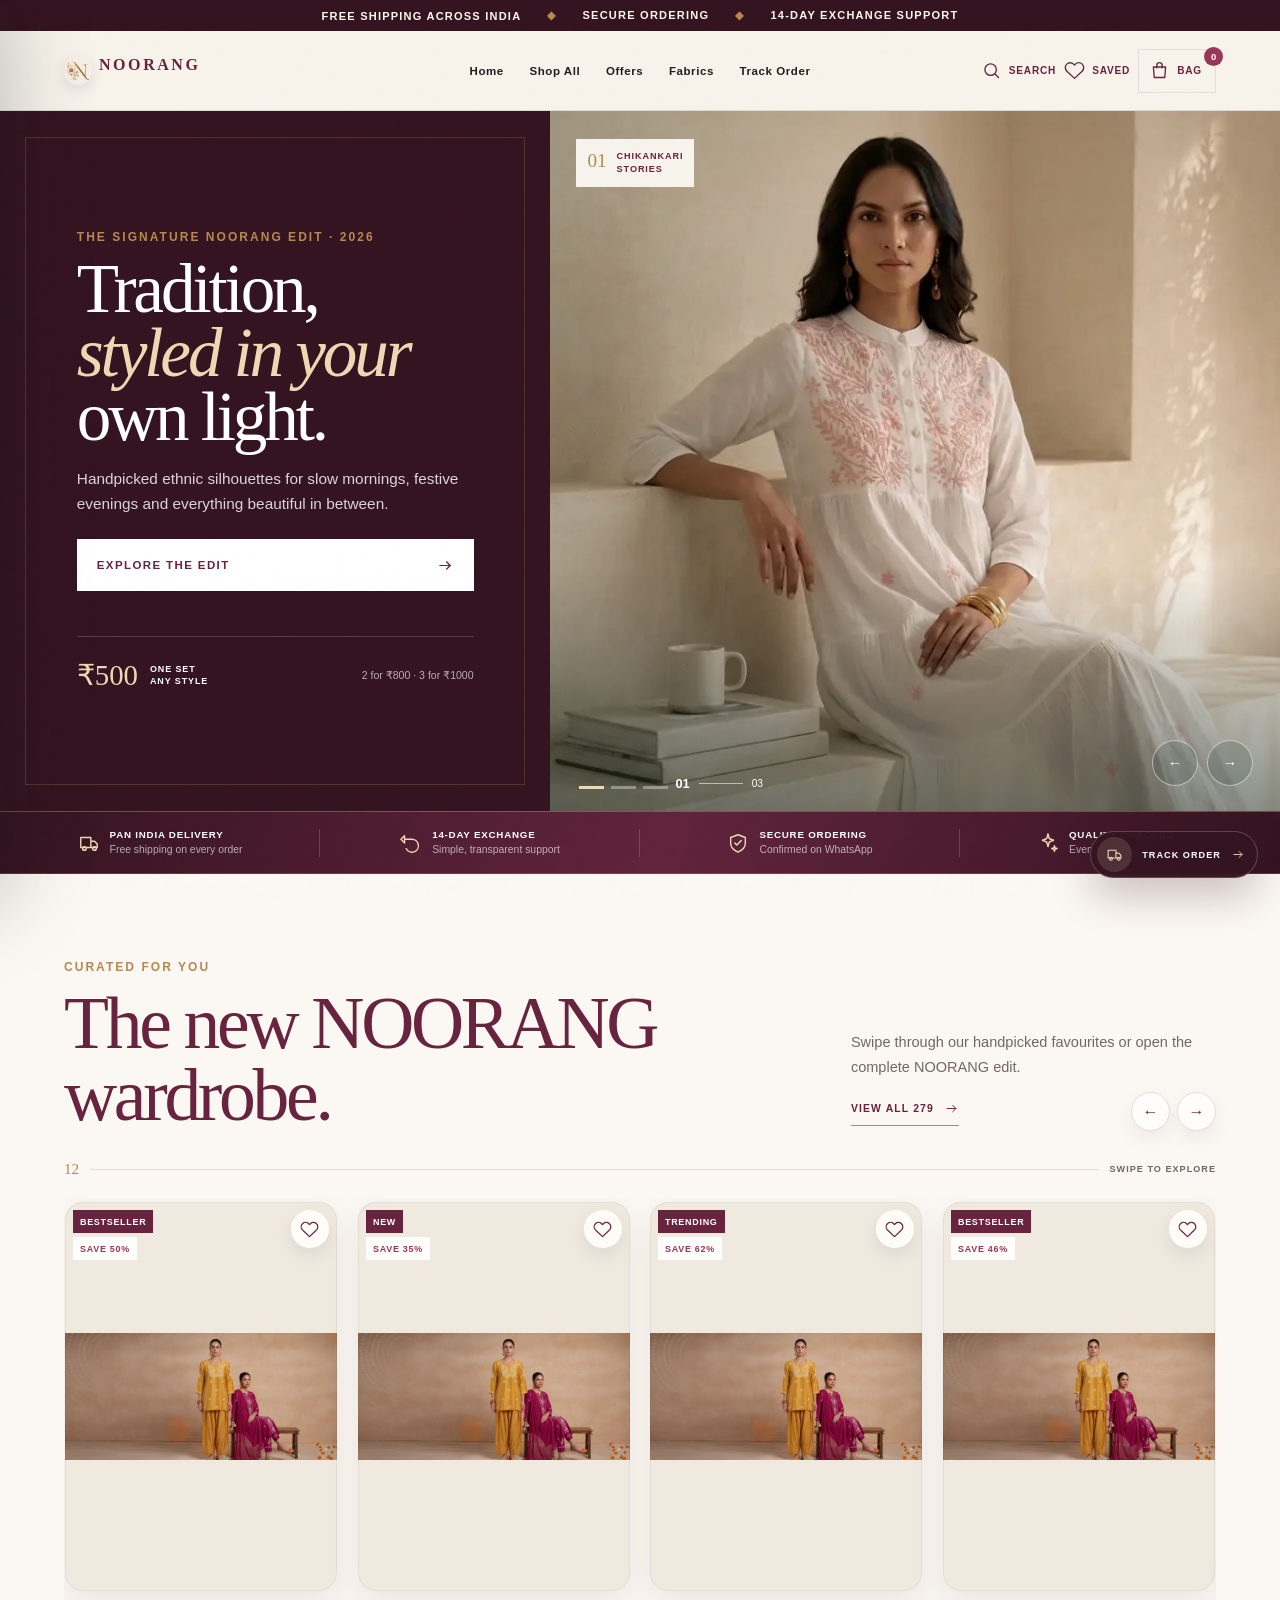
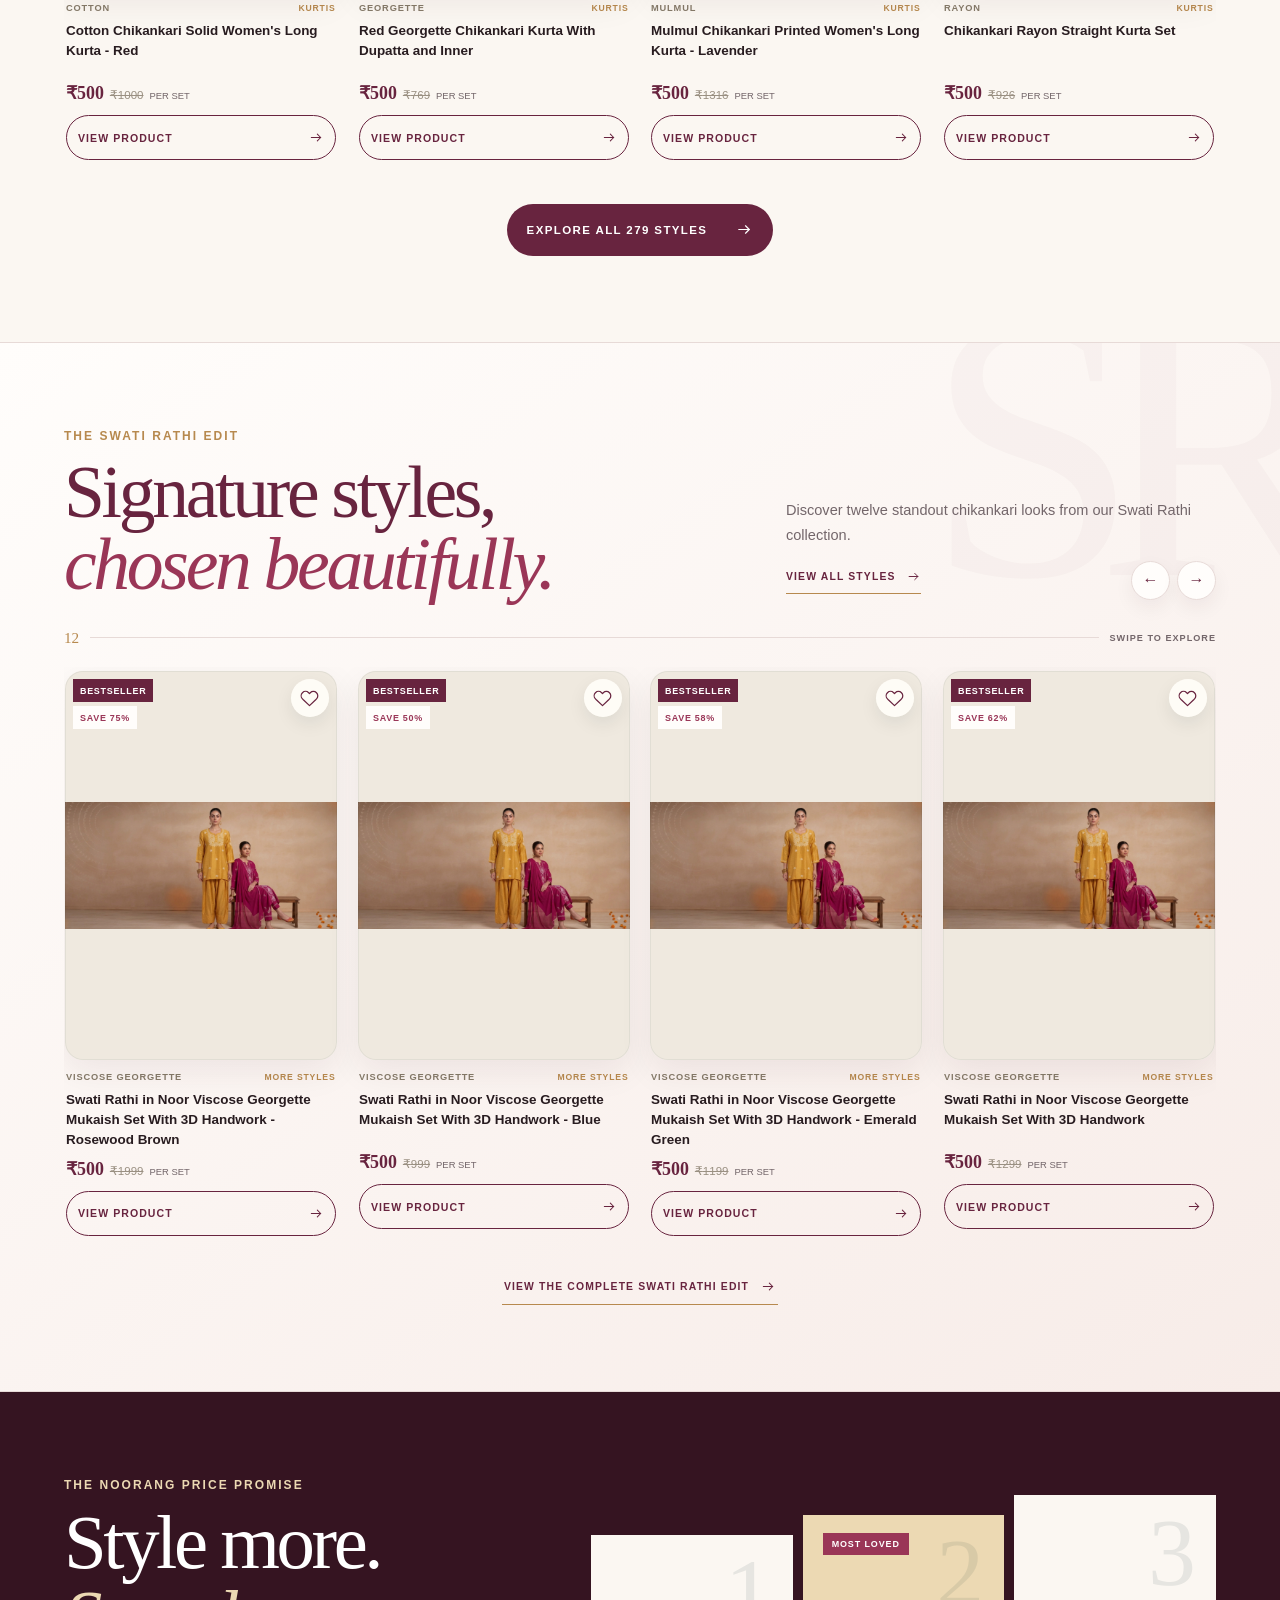
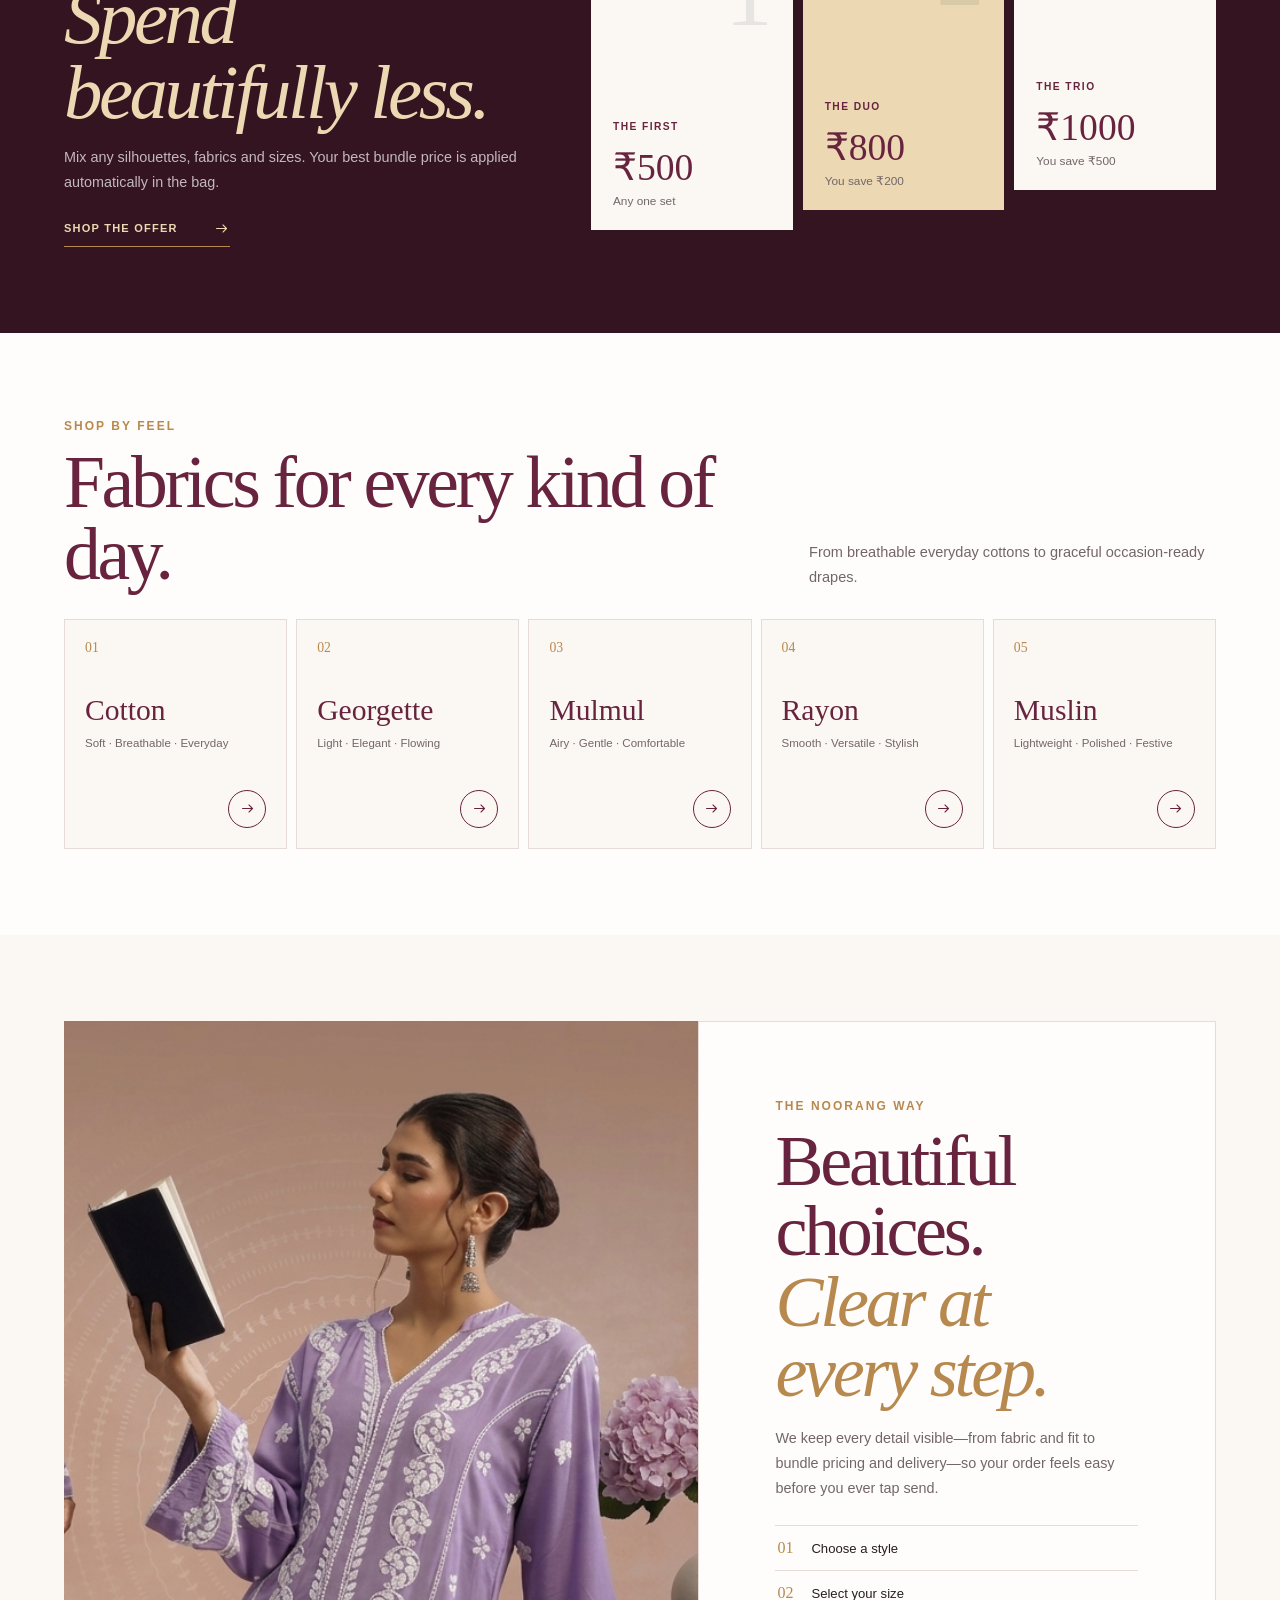
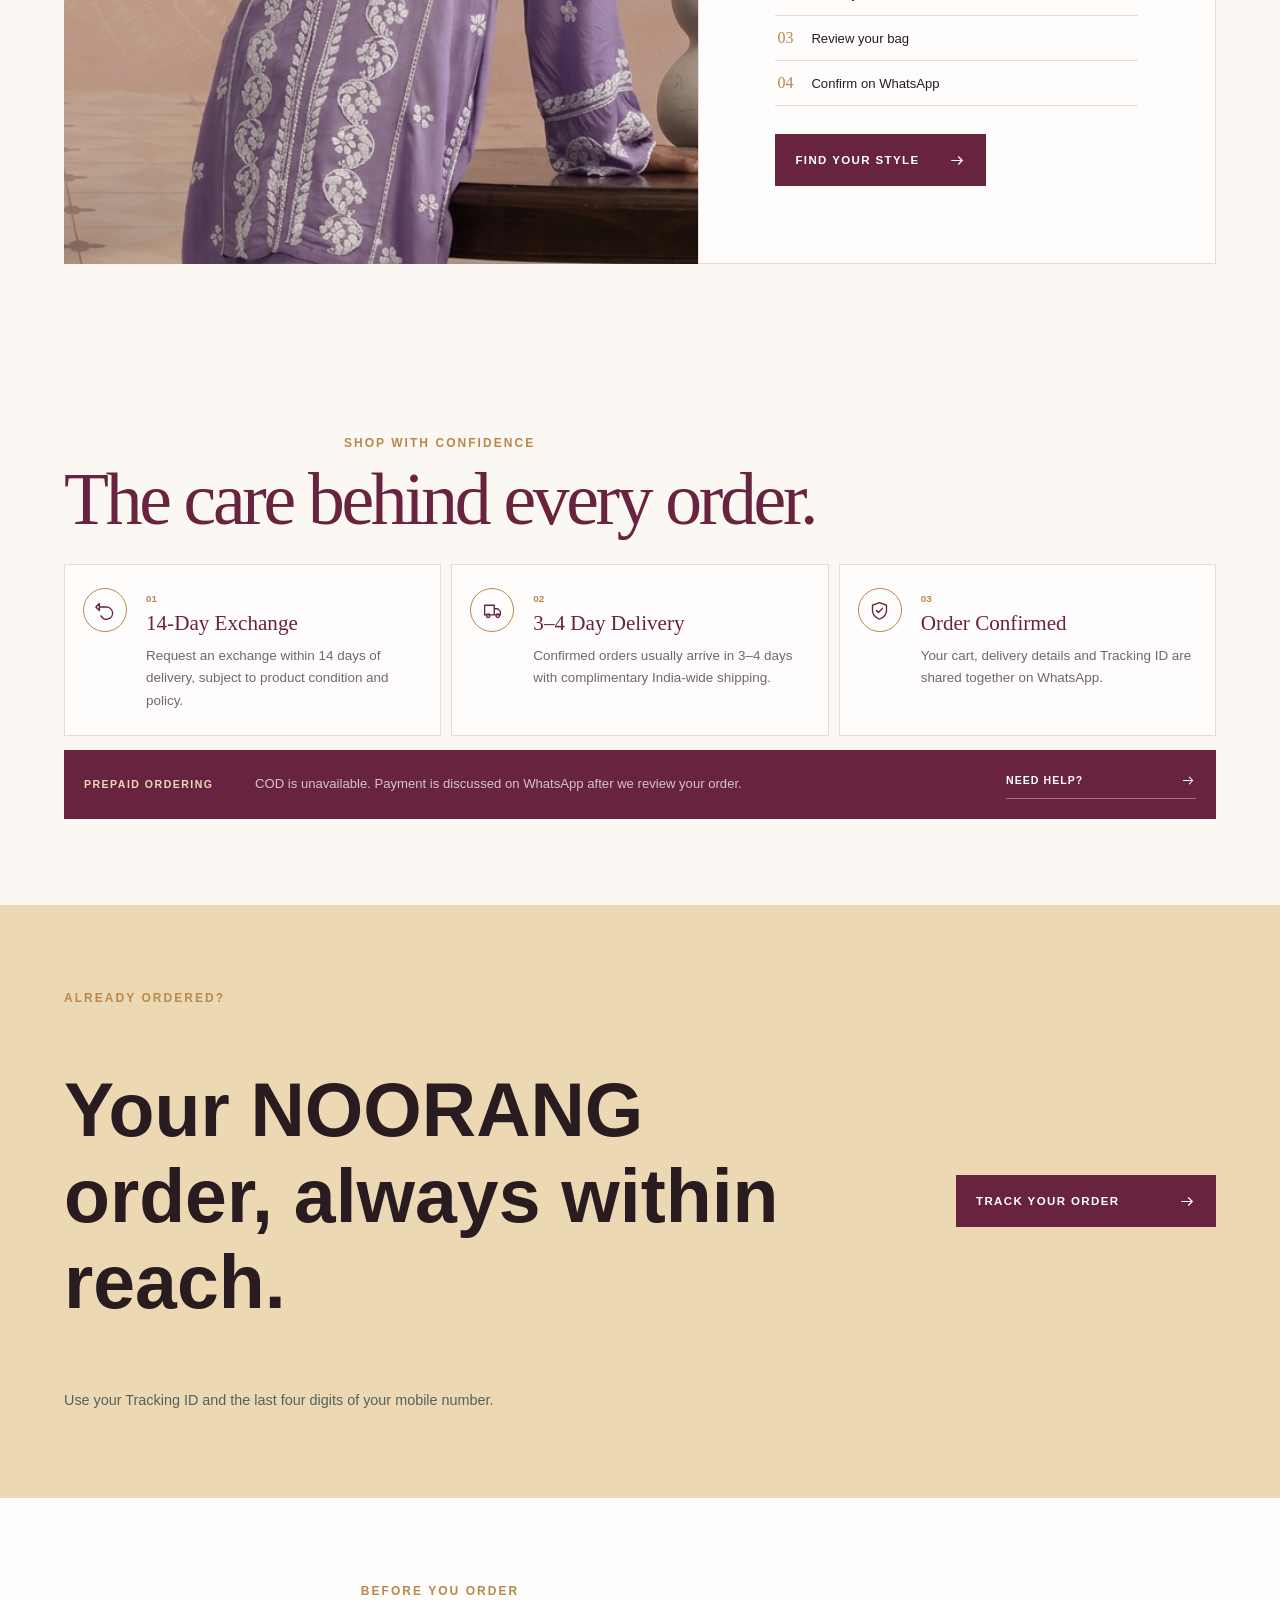
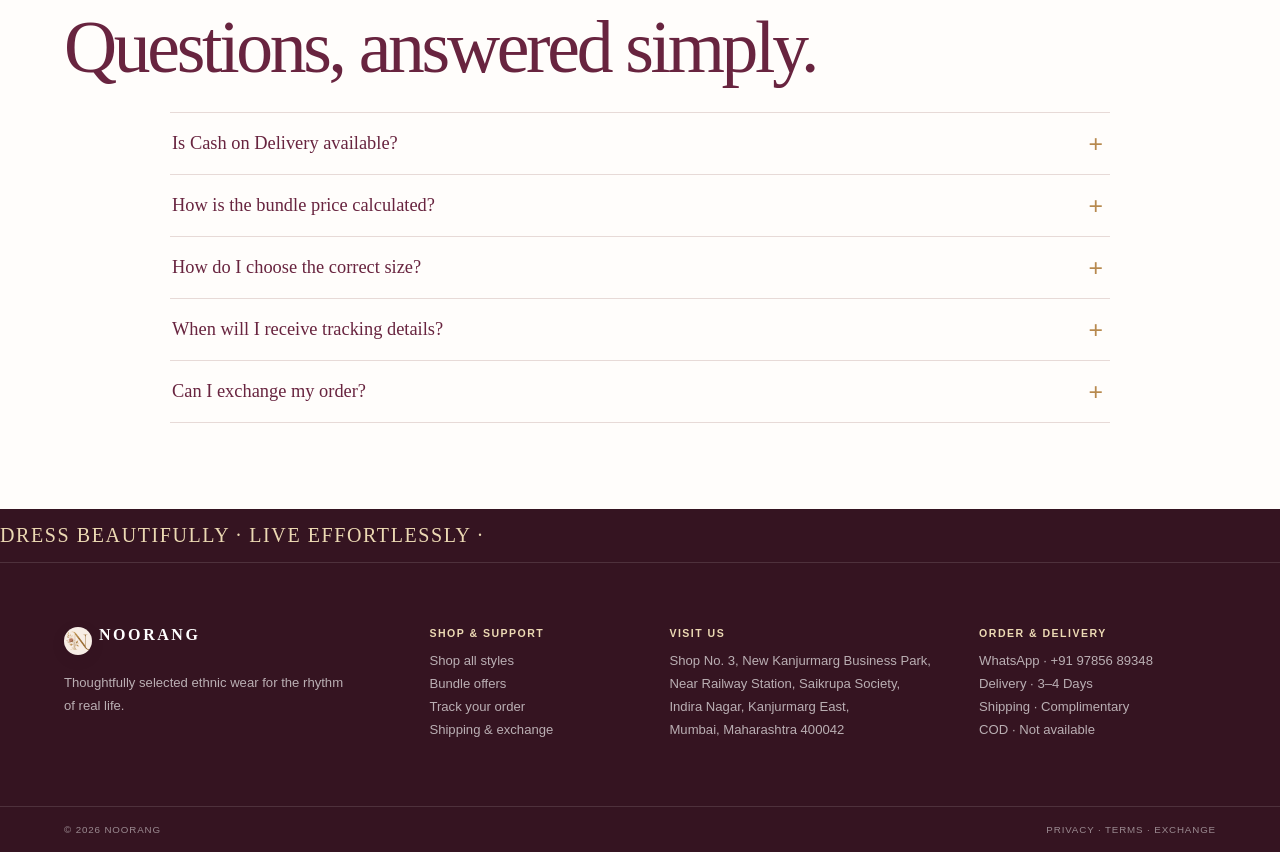
<file: index.html>
<!doctype html>
<html lang="en">
  <head>
    <meta charset="UTF-8" />
    <meta name="viewport" content="width=device-width, initial-scale=1.0" />
    <meta name="theme-color" content="#351421" />
    <meta name="referrer" content="no-referrer" />
    <meta http-equiv="Content-Security-Policy" content="default-src 'self'; script-src 'self'; script-src-attr 'none'; style-src 'self' 'unsafe-inline'; img-src 'self' data: https://www.houseofchikankari.in https://lucknowichikan.com; connect-src 'self' https://noorang-tracking-api.rohitrajmeena864.chatgpt.site https://*.workers.dev; font-src 'self' data:; object-src 'none'; base-uri 'self'; form-action 'self'; frame-src 'none'; media-src 'none'; worker-src 'self'; manifest-src 'self'; upgrade-insecure-requests" />
    <meta name="description" content="NOORANG — premium ethnic wear with simple bundle pricing, free shipping and 14-day exchange support." />
    <meta name="color-scheme" content="light" />
    <meta name="apple-mobile-web-app-capable" content="yes" />
    <meta name="apple-mobile-web-app-status-bar-style" content="default" />
    <meta name="apple-mobile-web-app-title" content="NOORANG" />
    <meta property="og:type" content="website" />
    <meta property="og:title" content="NOORANG" />
    <meta property="og:description" content="Premium ethnic styles at simple bundle prices, with free shipping and 14-day exchange support." />
    <meta property="og:image" content="https://noorangofficial.github.io/Noorang/favicon.svg" />
    <meta property="og:url" content="https://noorangofficial.github.io/Noorang/" />
    <meta name="twitter:card" content="summary_large_image" />
    <title>NOORANG</title>
    <link rel="canonical" href="https://noorangofficial.github.io/Noorang/" />
    <link rel="icon" href="./favicon.svg" type="image/svg+xml" />
    <link rel="manifest" href="./manifest.webmanifest" />
    <link rel="preload" href="./hero-new-arrivals.webp" as="image" fetchpriority="high" />
    <script src="./security-guard.js"></script>
    <script src="./products-data.js"></script>
    <script src="./more-products-data.js"></script>
    <script src="./catalog-priority.js"></script>
    <script src="./tracking-config.js?v=2"></script>
    <script type="module" crossorigin src="./entry-D2oOgf0o.js"></script>
    <link rel="stylesheet" crossorigin href="./entry-BUBMx9mk.css">
    <link rel="stylesheet" href="./noorang-brand.css">
    <script defer src="./storefront-runtime.js?v=4"></script>
  </head>
  <body>
    <div id="root"></div>
  </body>
</html>
</file>
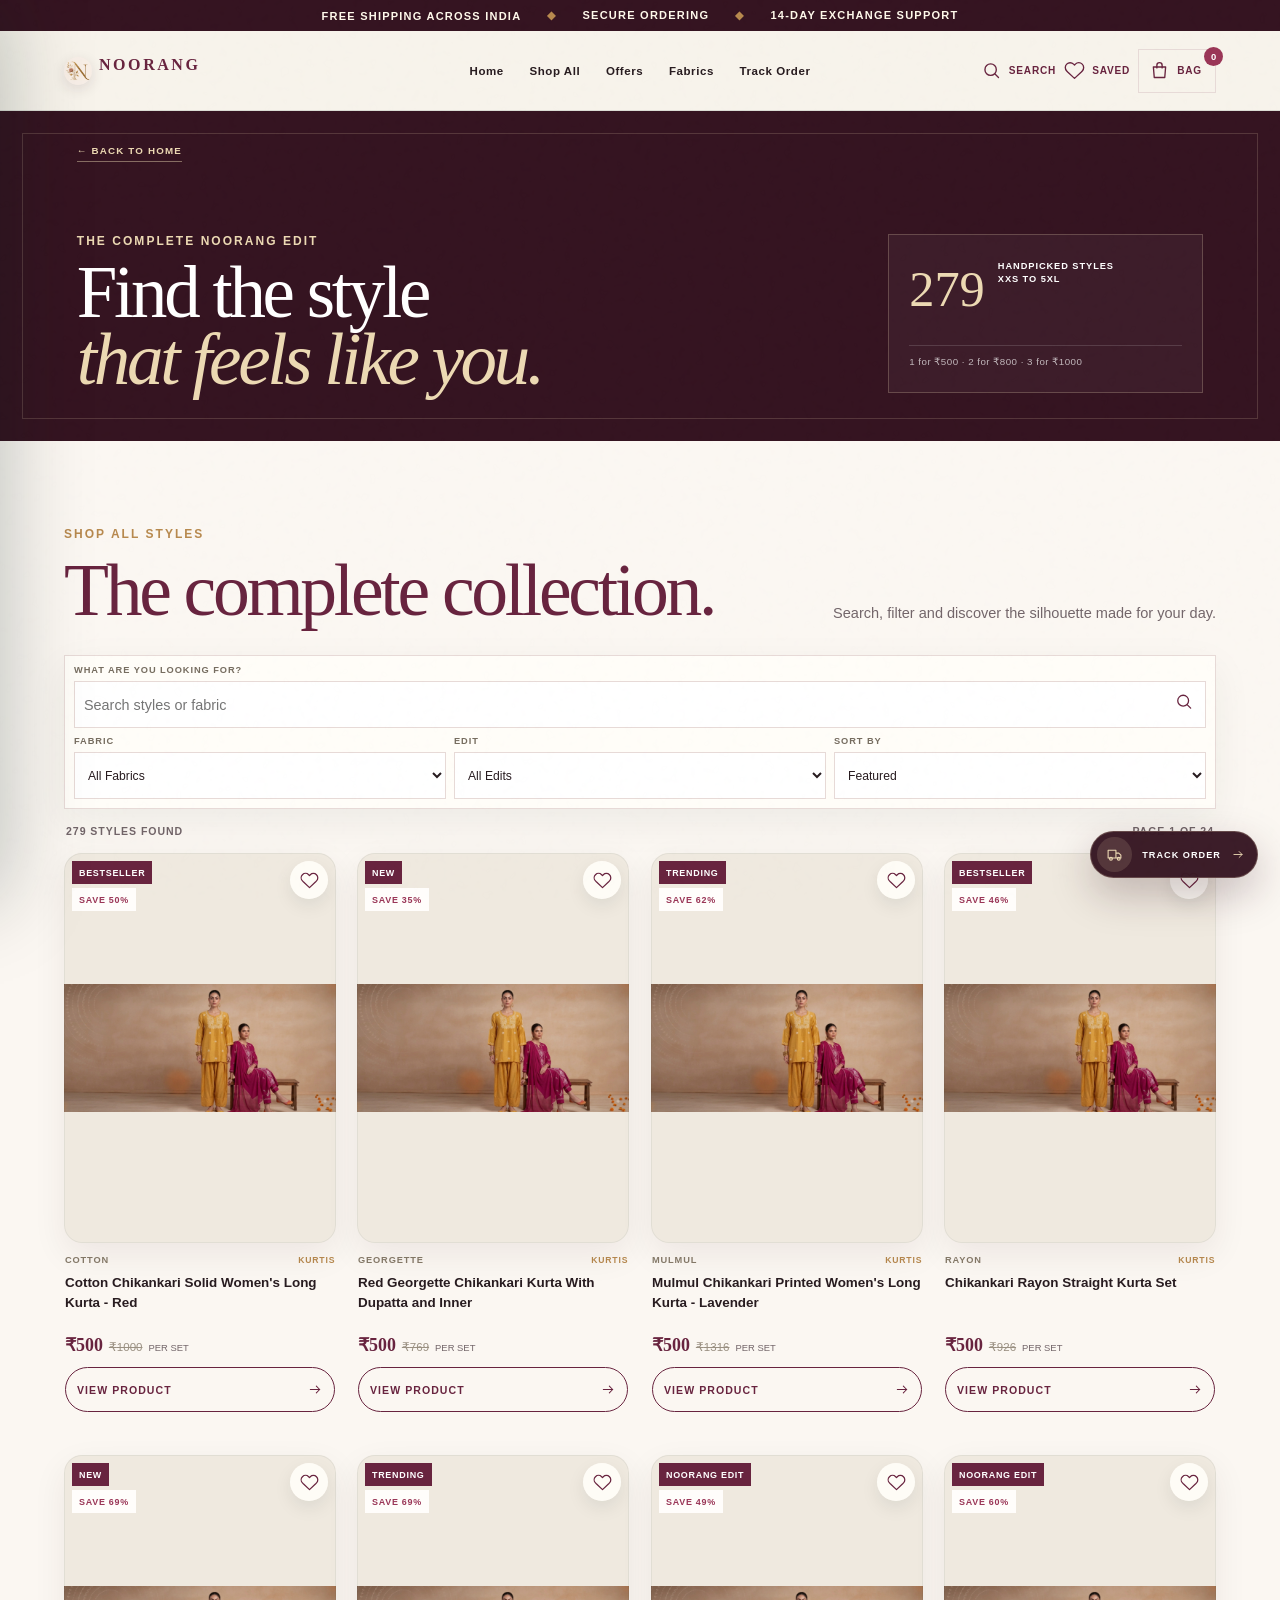
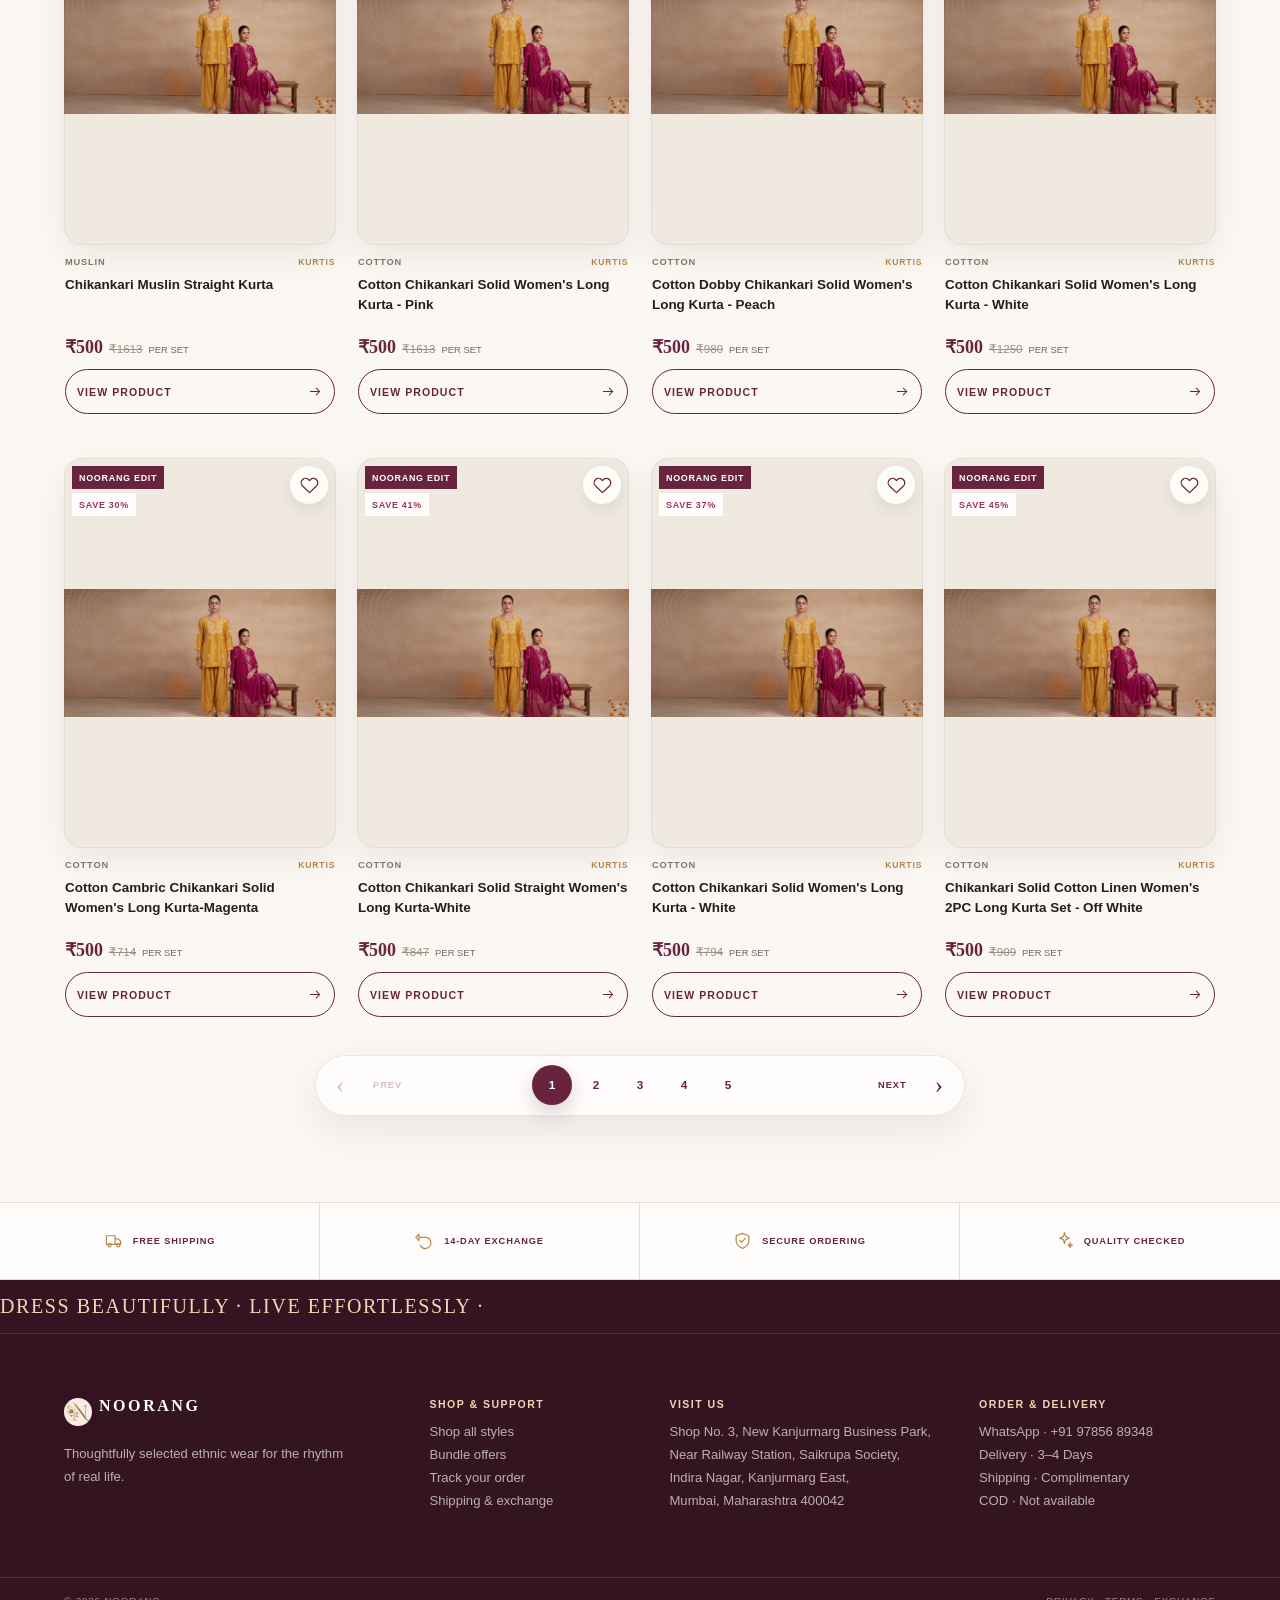
<file: more-products.html>
<!doctype html>
<html lang="en">
  <head>
    <meta charset="UTF-8" />
    <meta name="viewport" content="width=device-width, initial-scale=1.0" />
    <meta name="theme-color" content="#351421" />
    <meta name="referrer" content="no-referrer" />
    <meta http-equiv="Content-Security-Policy" content="default-src 'self'; script-src 'self'; script-src-attr 'none'; style-src 'self' 'unsafe-inline'; img-src 'self' data: https://www.houseofchikankari.in https://lucknowichikan.com; connect-src 'self' https://noorang-tracking-api.rohitrajmeena864.chatgpt.site https://*.workers.dev; font-src 'self' data:; object-src 'none'; base-uri 'self'; form-action 'self'; frame-src 'none'; media-src 'none'; worker-src 'self'; manifest-src 'self'; upgrade-insecure-requests" />
    <meta name="description" content="Shop the complete NOORANG collection — premium everyday ethnic wear, simple bundle pricing and free shipping." />
    <meta name="color-scheme" content="light" />
    <meta name="apple-mobile-web-app-capable" content="yes" />
    <meta name="apple-mobile-web-app-status-bar-style" content="default" />
    <meta name="apple-mobile-web-app-title" content="NOORANG" />
    <meta property="og:type" content="website" />
    <meta property="og:title" content="Shop All Styles | NOORANG" />
    <meta property="og:description" content="Discover the complete NOORANG wardrobe with premium product views and simple bundle pricing." />
    <meta property="og:image" content="https://noorangofficial.github.io/Noorang/favicon.svg" />
    <meta property="og:url" content="https://noorangofficial.github.io/Noorang/products.html" />
    <meta name="twitter:card" content="summary_large_image" />
    <title>Shop All Styles | NOORANG</title>
    <link rel="canonical" href="https://noorangofficial.github.io/Noorang/products.html" />
    <link rel="icon" href="./favicon.svg" type="image/svg+xml" />
    <link rel="manifest" href="./manifest.webmanifest" />
    <script src="./security-guard.js"></script>
    <script src="./products-data.js"></script>
    <script src="./more-products-data.js"></script>
    <script src="./catalog-priority.js"></script>
    <script src="./tracking-config.js?v=2"></script>
    <script type="module" crossorigin src="./entry-D2oOgf0o.js"></script>
    <link rel="stylesheet" crossorigin href="./entry-BUBMx9mk.css">
    <link rel="stylesheet" href="./noorang-brand.css">
    <script defer src="./storefront-runtime.js?v=4"></script>
  </head>
  <body>
    <div id="root"></div>
  </body>
</html>
</file>
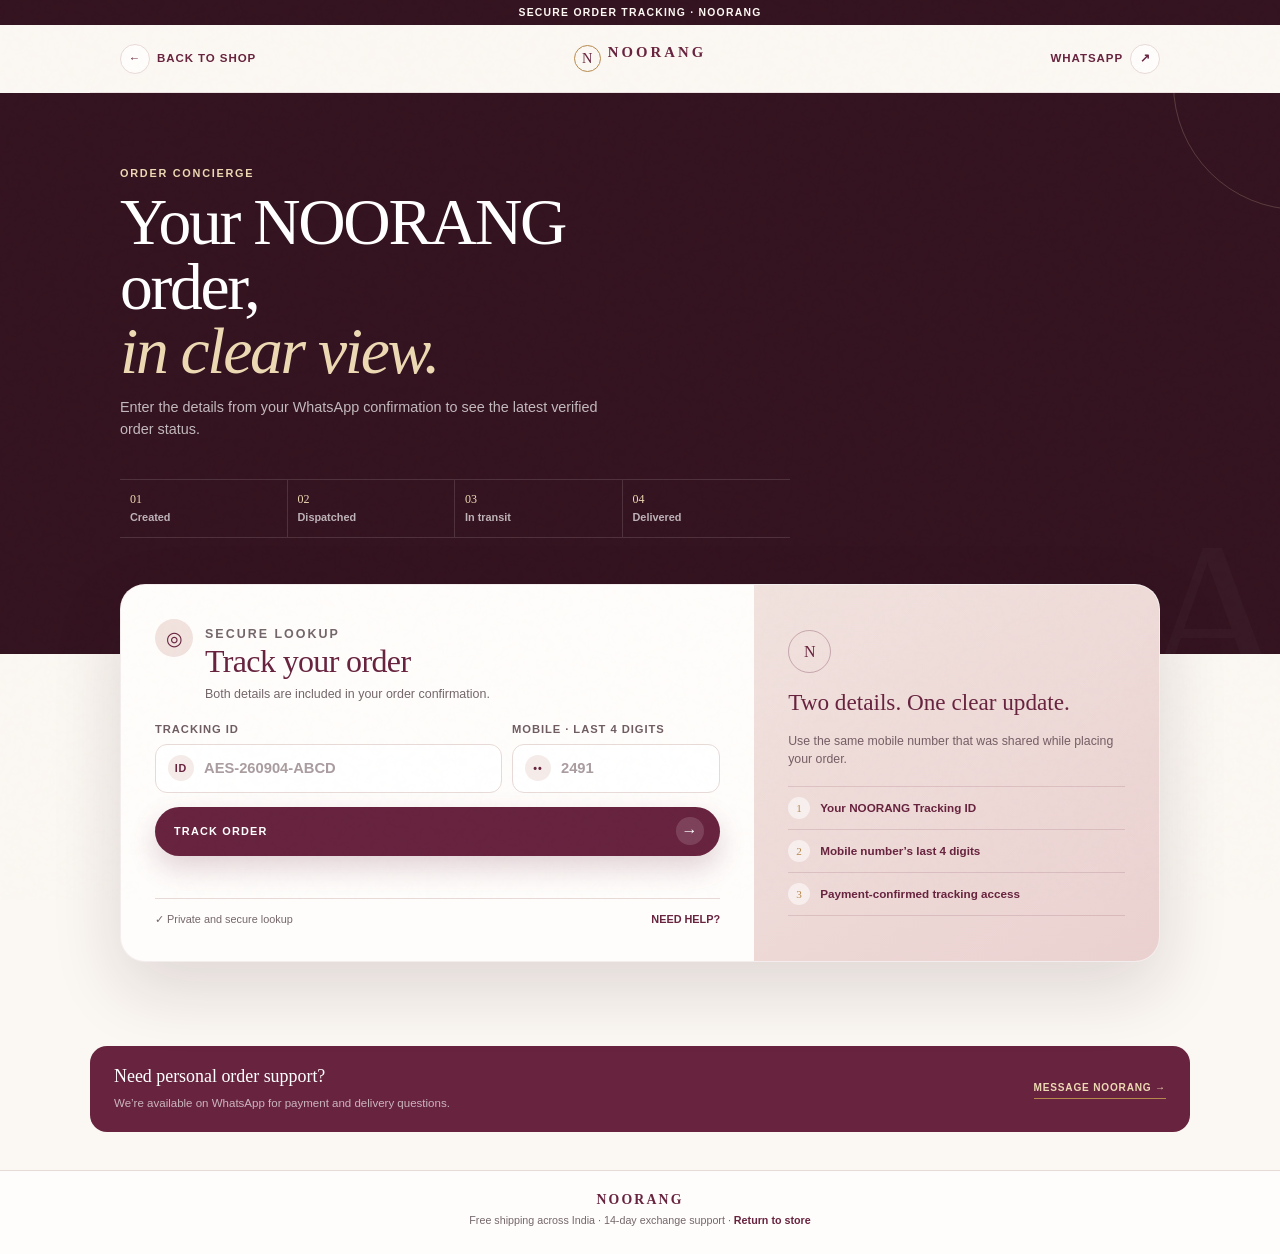
<file: tracking.html>
<!doctype html>
<html lang="en">
<head>
  <meta charset="utf-8">
  <meta name="viewport" content="width=device-width,initial-scale=1">
  <meta name="theme-color" content="#351421">
  <meta name="referrer" content="no-referrer">
  <meta http-equiv="Content-Security-Policy" content="default-src 'self'; style-src 'unsafe-inline'; script-src 'self' 'unsafe-inline'; connect-src 'self' https://noorang-tracking-api.rohitrajmeena864.chatgpt.site https://*.workers.dev; img-src 'self' data:; object-src 'none'; base-uri 'self'; form-action 'self'; frame-ancestors 'none'; upgrade-insecure-requests">
  <meta name="description" content="Track your NOORANG order securely with your Tracking ID and mobile number.">
  <title>Track Your Order · NOORANG</title>
  <link rel="icon" href="./favicon.svg" type="image/svg+xml">
  <link rel="stylesheet" href="./noorang-brand.css">
  <style>
    :root{--ink:#281c20;--muted:#74676b;--wine:#68243f;--wine-deep:#351421;--wine-light:#914a64;--gold:#b7894e;--gold-soft:#ecd9b3;--ivory:#fbf7f2;--rose:#f1e2de;--paper:#fffdfb;--line:#e7dad7;--success:#3f745d;--danger:#a13758;--shadow:0 26px 70px rgba(53,20,33,.14);--serif:"Iowan Old Style",Baskerville,"Palatino Linotype","Book Antiqua",Georgia,serif;--sans:Inter,"Avenir Next","Segoe UI",Roboto,Helvetica,Arial,sans-serif}
    *{box-sizing:border-box}html{min-width:320px;background:var(--ivory);scroll-behavior:smooth}body{margin:0;overflow-x:hidden;background:var(--ivory);color:var(--ink);font:400 16px/1.5 var(--sans);-webkit-font-smoothing:antialiased}body:before{content:"";position:fixed;inset:0;z-index:50;pointer-events:none;opacity:.07;background-image:url("data:image/svg+xml,%3Csvg viewBox='0 0 120 120' xmlns='http://www.w3.org/2000/svg'%3E%3Cfilter id='n'%3E%3CfeTurbulence type='fractalNoise' baseFrequency='.85' numOctaves='2' stitchTiles='stitch'/%3E%3C/filter%3E%3Crect width='100%25' height='100%25' filter='url(%23n)' opacity='.08'/%3E%3C/svg%3E")}button,input{font:inherit}button,a{-webkit-tap-highlight-color:transparent;touch-action:manipulation}button{cursor:pointer}a{color:inherit;text-decoration:none}.shell{width:min(1100px,100%);margin-inline:auto;padding-inline:15px}
    .announcement{min-height:25px;display:grid;place-items:center;padding:4px 12px;background:var(--wine-deep);color:#fff9f4;font-size:.65rem;font-weight:800;letter-spacing:.12em;text-align:center;text-transform:uppercase}
    .site-header{height:60px;position:sticky;top:0;z-index:30;display:grid;grid-template-columns:1fr auto 1fr;align-items:center;border-bottom:1px solid rgba(104,36,63,.1);background:rgba(251,247,242,.95);backdrop-filter:blur(18px)}
    .back,.support{min-height:42px;display:inline-flex;align-items:center;gap:7px;color:var(--wine);font-size:.72rem;font-weight:800;letter-spacing:.08em;text-transform:uppercase}.support{justify-self:end}.support span,.back span{display:none}.back .round-icon,.support .round-icon{display:grid}.round-icon{width:30px;height:30px;place-items:center;border:1px solid var(--line);border-radius:50%;background:var(--paper)}
    .brand{justify-self:center;display:grid;grid-template-columns:27px auto;grid-template-rows:auto auto;align-items:center;column-gap:7px;color:var(--wine)}.brand>i{grid-row:1/3;width:27px;height:27px;display:grid;place-items:center;border:1px solid var(--gold);border-radius:50%;font:400 .9rem var(--serif)}.brand>b{font:600 .92rem/1 var(--serif);letter-spacing:.21em}.brand>small{font-size:.38rem;font-weight:800;letter-spacing:.25em;line-height:1.4}
    .track-hero{position:relative;overflow:hidden;padding:40px 0 78px;background:var(--wine-deep);color:#fff}.track-hero:before{content:"";position:absolute;width:250px;height:250px;right:-145px;top:-135px;border:1px solid rgba(236,217,179,.2);border-radius:50%}.track-hero:after{content:"A";position:absolute;right:-9px;bottom:-65px;color:rgba(255,255,255,.025);font:400 13rem/1 var(--serif)}.hero-copy{position:relative;z-index:1}.eyebrow{margin:0 0 9px;color:var(--gold);font-size:.68rem;font-weight:800;letter-spacing:.16em;text-transform:uppercase}.track-hero .eyebrow{color:var(--gold-soft)}.track-hero h1{max-width:560px;margin:0;font:400 clamp(2.05rem,10vw,3rem)/.98 var(--serif);letter-spacing:-.035em}.track-hero h1 em{display:block;color:var(--gold-soft);font-weight:400}.hero-copy>p:last-of-type{max-width:480px;margin:13px 0 0;color:rgba(255,255,255,.7);font-size:.84rem;line-height:1.55}
    .journey{position:relative;z-index:2;display:grid;grid-template-columns:repeat(4,minmax(0,1fr));margin-top:29px;border-block:1px solid rgba(255,255,255,.13)}.journey span{min-width:0;position:relative;display:grid;gap:2px;padding:10px 7px;border-right:1px solid rgba(255,255,255,.13)}.journey span:last-child{border-right:0}.journey b{color:var(--gold-soft);font:400 .75rem var(--serif)}.journey i{overflow:hidden;color:rgba(255,255,255,.68);font-size:.59rem;font-style:normal;font-weight:700;white-space:nowrap;text-overflow:ellipsis}
    .lookup-wrap{position:relative;z-index:5;margin-top:-50px}.tracker{overflow:hidden;display:grid;border:1px solid rgba(104,36,63,.07);border-radius:21px;background:var(--paper);box-shadow:var(--shadow)}.form-pane{padding:22px 18px 20px}.tracker-title{display:flex;align-items:flex-start;gap:12px;margin-bottom:18px}.tracker-mark{flex:0 0 38px;width:38px;height:38px;display:grid;place-items:center;border-radius:50%;background:var(--rose);color:var(--wine);font:400 1.2rem var(--serif)}.tracker-title h2{margin:2px 0 0;color:var(--wine);font:400 1.55rem/1.05 var(--serif);letter-spacing:-.02em}.tracker-title p{margin:6px 0 0;color:var(--muted);font-size:.78rem;line-height:1.45}
    .field{display:grid;gap:6px;margin-bottom:12px}.field span{color:#6f5d63;font-size:.7rem;font-weight:800;letter-spacing:.085em;text-transform:uppercase}.input-wrap{position:relative}.input-wrap>i{position:absolute;left:13px;top:50%;width:26px;height:26px;display:grid;place-items:center;border-radius:50%;background:#f5ece9;color:var(--wine);font:700 .67rem var(--sans);font-style:normal;transform:translateY(-50%)}.field input{width:100%;min-height:49px;padding:0 13px 0 48px;border:1px solid var(--line);border-radius:12px;background:#fff;color:var(--ink);font-size:.92rem;outline:0}.field input:focus{border-color:var(--wine-light);box-shadow:0 0 0 4px rgba(104,36,63,.075)}.field input::placeholder{color:#aa9da0}.submit{width:100%;min-height:49px;display:flex;align-items:center;justify-content:space-between;margin-top:4px;padding:0 16px 0 19px;border:0;border-radius:999px;background:var(--wine);color:#fff;box-shadow:0 12px 28px rgba(104,36,63,.2);font-size:.68rem;font-weight:800;letter-spacing:.11em;text-transform:uppercase}.submit b{width:28px;height:28px;display:grid;place-items:center;border-radius:50%;background:rgba(255,255,255,.14);font-size:1rem}.submit:disabled{cursor:wait;opacity:.72}.message{min-height:20px;margin:10px 3px 0;color:var(--muted);font-size:.76rem}.message.error{color:var(--danger);font-weight:700}.form-foot{display:flex;align-items:center;justify-content:space-between;gap:12px;margin-top:12px;padding-top:12px;border-top:1px solid var(--line);color:var(--muted);font-size:.68rem}.form-foot span{display:flex;align-items:center;gap:5px}.form-foot a{color:var(--wine);font-weight:800}
    .lookup-guide{display:grid;align-content:center;gap:17px;padding:22px 18px;background:linear-gradient(145deg,#f1e2de,#ead1d0);color:var(--wine)}.guide-icon{width:43px;height:43px;display:grid;place-items:center;border:1px solid rgba(104,36,63,.3);border-radius:50%;font:400 1rem var(--serif)}.lookup-guide h3{margin:0;font:400 1.45rem/1.05 var(--serif)}.lookup-guide>p{margin:0;color:#765e65;font-size:.77rem;line-height:1.5}.need-list{display:grid;gap:0;margin:0;padding:0;border-top:1px solid rgba(104,36,63,.14);list-style:none}.need-list li{display:grid;grid-template-columns:24px 1fr;align-items:center;gap:8px;padding:10px 0;border-bottom:1px solid rgba(104,36,63,.14);font-size:.73rem;font-weight:700}.need-list b{width:22px;height:22px;display:grid;place-items:center;border-radius:50%;background:rgba(255,255,255,.55);color:var(--gold);font:400 .7rem var(--serif)}
    .result-wrap{padding:31px 15px 42px}#track-result[hidden]{display:none}.result{width:min(920px,100%);margin:auto;padding:20px 16px;border:1px solid var(--line);border-radius:19px;background:var(--paper);box-shadow:0 17px 46px rgba(53,20,33,.08)}.result-head{display:flex;flex-direction:column;gap:13px;padding-bottom:17px;border-bottom:1px solid var(--line)}.result-head small{color:var(--gold);font-size:.65rem;font-weight:800;letter-spacing:.13em}.result-head h2{margin:5px 0 0;color:var(--wine);font:700 clamp(.95rem,4.5vw,1.2rem) ui-monospace,SFMono-Regular,Consolas,monospace;overflow-wrap:anywhere}.pill{width:max-content;padding:7px 10px;border-radius:999px;background:#e5f0e9;color:var(--success);font-size:.61rem;font-weight:800;letter-spacing:.08em;text-transform:uppercase}.pill.pending{background:#f5e4e8;color:var(--wine)}.copy{min-height:38px;padding:0 13px;border:1px solid var(--wine);border-radius:999px;background:transparent;color:var(--wine);font-size:.61rem;font-weight:800;letter-spacing:.08em}.timeline{display:grid;gap:0;margin:21px 0;padding:0;list-style:none}.timeline li{position:relative;display:grid;grid-template-columns:27px 1fr;gap:11px;min-height:56px;color:#9a8e91}.timeline li:after{content:"";position:absolute;left:13px;top:27px;bottom:0;width:1px;background:var(--line)}.timeline li:last-child:after{display:none}.timeline i{width:27px;height:27px;display:grid;place-items:center;border:1px solid var(--line);border-radius:50%;background:var(--paper);font-style:normal;font-size:.62rem}.timeline b{display:block;margin-top:4px;font-size:.78rem}.timeline li.done,.timeline li.current{color:var(--wine)}.timeline li.done i,.timeline li.current i{border-color:var(--wine);background:var(--wine);color:#fff}.timeline li.current b{color:var(--danger)}.detail-grid{display:grid;gap:8px;margin-top:16px}.detail-grid>div{padding:12px;border-radius:11px;background:var(--ivory)}.detail-grid small,.detail-grid b{display:block}.detail-grid small{color:var(--muted);font-size:.61rem;text-transform:uppercase}.detail-grid b{margin-top:4px;font-size:.77rem}.order-note,.updated{color:var(--muted);font-size:.71rem;line-height:1.55}.locked{text-align:center;padding-block:19px}.locked .pill{margin:auto}.locked h2{margin:15px 0 7px;color:var(--wine);font:400 1.7rem/1 var(--serif)}.locked p{max-width:570px;margin:auto;color:var(--muted);font-size:.8rem;line-height:1.6}
    .help-strip{display:grid;gap:8px;margin-bottom:38px;padding:17px 18px;border-radius:17px;background:var(--wine);color:#fff}.help-strip b{font:400 1.12rem var(--serif)}.help-strip span{color:rgba(255,255,255,.66);font-size:.72rem}.help-strip a{width:max-content;margin-top:2px;padding-bottom:3px;border-bottom:1px solid var(--gold);color:var(--gold-soft);font-size:.63rem;font-weight:800;letter-spacing:.08em}
    @keyframes track-rise{from{opacity:0;transform:translateY(18px)}to{opacity:1;transform:none}}
    @keyframes track-fade{from{opacity:0}to{opacity:1}}
    @keyframes track-pulse{0%,100%{box-shadow:0 0 0 0 rgba(104,36,63,0)}50%{box-shadow:0 0 0 7px rgba(104,36,63,.08)}}
    @keyframes track-orbit{to{transform:rotate(360deg)}}
    .track-hero:before{animation:track-orbit 18s linear infinite}
    .track-hero .hero-copy{animation:track-rise .72s .06s cubic-bezier(.22,1,.36,1) both}
    .journey span{animation:track-fade .55s ease both}.journey span:nth-child(2){animation-delay:.08s}.journey span:nth-child(3){animation-delay:.16s}.journey span:nth-child(4){animation-delay:.24s}
    .tracker{animation:track-rise .7s .14s cubic-bezier(.22,1,.36,1) both}
    .tracker-mark{animation:track-pulse 3.8s .5s ease-in-out infinite}
    .lookup-guide{animation:track-rise .7s .23s cubic-bezier(.22,1,.36,1) both}
    .need-list li{animation:track-fade .45s ease both}.need-list li:nth-child(2){animation-delay:.1s}.need-list li:nth-child(3){animation-delay:.2s}
    .help-strip{animation:track-rise .62s .25s cubic-bezier(.22,1,.36,1) both}
    .result{animation:track-rise .58s cubic-bezier(.22,1,.36,1) both}
    .timeline li{animation:track-fade .42s ease both}.timeline li:nth-child(2){animation-delay:.08s}.timeline li:nth-child(3){animation-delay:.16s}.timeline li:nth-child(4){animation-delay:.24s}
    .submit,.copy,.round-icon,.field input{transition:transform .25s cubic-bezier(.22,1,.36,1),box-shadow .25s ease,border-color .25s ease,background-color .25s ease}
    .submit b{transition:transform .25s ease}
    @media(hover:hover){.submit:hover{transform:translateY(-2px);box-shadow:0 16px 32px rgba(104,36,63,.25)}.submit:hover b{transform:translateX(3px)}.copy:hover{transform:translateY(-2px);background:var(--wine);color:#fff}.back:hover .round-icon,.support:hover .round-icon{transform:translateY(-2px);border-color:var(--gold)}}
    footer{padding:21px 15px 26px;border-top:1px solid var(--line);background:var(--paper);color:var(--muted);font-size:.67rem;text-align:center}footer b{display:block;margin-bottom:4px;color:var(--wine);font:600 .86rem var(--serif);letter-spacing:.16em}footer a{color:var(--wine);font-weight:800}
    @media(min-width:760px){.shell{padding-inline:30px}.support span,.back span{display:inline}.track-hero{padding:72px 0 116px}.track-hero h1{font-size:4.1rem}.hero-copy>p:last-of-type{font-size:.9rem}.journey{max-width:670px;margin-top:38px}.journey span{padding:12px 10px}.journey i{font-size:.68rem}.lookup-wrap{margin-top:-70px}.tracker{grid-template-columns:1.22fr .78fr;border-radius:25px}.form-pane,.lookup-guide{padding:34px}.tracker-title h2{font-size:2rem}.form-fields{display:grid;grid-template-columns:1.25fr .75fr;gap:10px}.field{margin-bottom:0}.submit{margin-top:14px}.result-wrap{padding-top:42px}.result{padding:30px}.result-head{flex-direction:row;align-items:center;justify-content:space-between}.result-head>div:last-child{display:flex;align-items:center;gap:9px}.detail-grid{grid-template-columns:repeat(3,1fr)}.help-strip{grid-template-columns:1fr auto;align-items:center;padding:20px 24px}.help-strip a{grid-column:2;grid-row:1/3;margin:0}.site-header{height:68px}}
    @media(max-width:359px){.shell{padding-inline:10px}.brand>i{display:none}.brand{grid-template-columns:auto}.brand>b{font-size:.84rem}.track-hero h1{font-size:1.9rem}.track-hero{padding-top:34px}.form-pane,.lookup-guide{padding-inline:14px}.tracker-title{gap:9px}.journey i{font-size:.53rem}.field input{font-size:.85rem}.result-wrap{padding-inline:10px}}
    @media(prefers-reduced-motion:reduce){html{scroll-behavior:auto}*,*::before,*::after{animation-duration:.001ms!important;animation-iteration-count:1!important;transition-duration:.001ms!important;scroll-behavior:auto!important}}
  </style>
</head>
<body>
  <div class="announcement">Secure order tracking · NOORANG</div>
  <header class="site-header shell">
    <a class="back" href="./index.html"><span class="round-icon">←</span><span>Back to shop</span></a>
    <a class="brand" href="./index.html" aria-label="NOORANG home"><i aria-hidden="true">N</i><b>NOORANG</b></a>
    <a class="support" href="https://wa.me/919785689348"><span>WhatsApp</span><span class="round-icon">↗</span></a>
  </header>
  <main>
    <section class="track-hero">
      <div class="shell hero-copy">
        <p class="eyebrow">ORDER CONCIERGE</p>
        <h1>Your NOORANG order, <em>in clear view.</em></h1>
        <p>Enter the details from your WhatsApp confirmation to see the latest verified order status.</p>
        <div class="journey" aria-label="Order journey"><span><b>01</b><i>Created</i></span><span><b>02</b><i>Dispatched</i></span><span><b>03</b><i>In transit</i></span><span><b>04</b><i>Delivered</i></span></div>
      </div>
    </section>

    <section class="lookup-wrap shell" aria-labelledby="tracker-title">
      <div class="tracker">
        <div class="form-pane">
          <div class="tracker-title"><span class="tracker-mark">◎</span><div><p class="eyebrow">SECURE LOOKUP</p><h2 id="tracker-title">Track your order</h2><p>Both details are included in your order confirmation.</p></div></div>
          <form id="tracking-form">
            <div class="form-fields">
              <label class="field"><span>Tracking ID</span><span class="input-wrap"><i>ID</i><input id="order-id" name="orderId" placeholder="AES-260904-ABCD" autocomplete="off" autocapitalize="characters" required></span></label>
              <label class="field"><span>Mobile · last 4 digits</span><span class="input-wrap"><i>••</i><input id="phone-last4" name="phoneLast4" type="tel" inputmode="numeric" pattern="[0-9]{4}" maxlength="4" placeholder="2491" autocomplete="off" required></span></label>
            </div>
            <button class="submit" type="submit"><span>TRACK ORDER</span><b aria-hidden="true">→</b></button>
            <div id="track-message" class="message" role="status" aria-live="polite"></div>
          </form>
          <div class="form-foot"><span>✓ Private and secure lookup</span><a href="https://wa.me/919785689348">NEED HELP?</a></div>
        </div>
        <aside class="lookup-guide">
          <span class="guide-icon">N</span><h3>Two details. One clear update.</h3><p>Use the same mobile number that was shared while placing your order.</p>
          <ul class="need-list"><li><b>1</b>Your NOORANG Tracking ID</li><li><b>2</b>Mobile number’s last 4 digits</li><li><b>3</b>Payment-confirmed tracking access</li></ul>
        </aside>
      </div>
    </section>

    <div class="result-wrap"><div id="track-result" hidden></div></div>
    <section class="help-strip shell"><b>Need personal order support?</b><span>We’re available on WhatsApp for payment and delivery questions.</span><a href="https://wa.me/919785689348">MESSAGE NOORANG →</a></section>
  </main>
  <footer><b>NOORANG</b>Free shipping across India · 14-day exchange support · <a href="./index.html">Return to store</a></footer>
  <script src="./tracking-config.js?v=2"></script>
  <script>
    (function(){
      "use strict";
      var API_ORIGIN=String(window.NOORANG_TRACKING_API_ORIGIN||"").replace(/\/+$/,"");
      var form=document.getElementById("tracking-form");
      var message=document.getElementById("track-message");
      var result=document.getElementById("track-result");
      var button=form.querySelector("button[type=submit]");
      function esc(value){return String(value==null?"":value).replace(/[&<>"']/g,function(c){return{"&":"&amp;","<":"&lt;",">":"&gt;",'"':"&quot;","'":"&#039;"}[c];});}
      function date(value){try{return new Intl.DateTimeFormat("en-IN",{dateStyle:"medium",timeStyle:"short"}).format(new Date(value));}catch(error){return value||"";}}
      function showError(text){message.className="message error";message.textContent=text;result.hidden=true;result.innerHTML="";}
      function copyId(id){if(navigator.clipboard&&navigator.clipboard.writeText){navigator.clipboard.writeText(id).then(function(){message.className="message";message.textContent="Tracking ID copied.";});}}
      result.addEventListener("click",function(event){var copy=event.target.closest("[data-copy-id]");if(copy)copyId(copy.getAttribute("data-copy-id"));});
      form.addEventListener("submit",async function(event){
        event.preventDefault();
        var orderId=document.getElementById("order-id").value.trim().toUpperCase();
        var phoneLast4=document.getElementById("phone-last4").value.replace(/\D/g,"");
        if(!/^AES-[A-Z0-9-]{6,24}$/.test(orderId)||!/^[0-9]{4}$/.test(phoneLast4)){showError("Check the Tracking ID and enter exactly four phone digits.");return;}
        if(!API_ORIGIN){showError("Tracking is temporarily unavailable. Please try again shortly.");return;}
        button.disabled=true;button.querySelector("span").textContent="CHECKING SECURELY…";message.className="message";message.textContent="Finding your order…";result.hidden=true;
        try{
          var response=await fetch(API_ORIGIN+"/api/track",{method:"POST",headers:{"Content-Type":"application/json"},body:JSON.stringify({orderId:orderId,phoneLast4:phoneLast4})});
          var data=await response.json().catch(function(){return{};});
          if(!response.ok)throw new Error(data.message||"Unable to find this order.");
          message.textContent="";
          if(data.trackingLocked){
            result.innerHTML='<section class="result locked"><span class="pill pending">Payment Pending</span><h2>Your order is safely created.</h2><p>Tracking ID <b>'+esc(data.order.orderId)+'</b> is valid. Full delivery tracking will unlock as soon as NOORANG confirms your payment.</p></section>';
            result.hidden=false;result.scrollIntoView({behavior:"smooth",block:"center"});return;
          }
          var order=data.order||{};var rank={order_created:1,dispatch:2,delivery_partner:3,delivered:4}[order.fulfillmentStatus]||1;
          var labels=["Order Created","Dispatched","In Transit","Delivered"];
          var timeline=labels.map(function(label,index){var step=index+1;var state=step<rank?"done":step===rank?"current":"";return '<li class="'+state+'"><i>'+(step<=rank?'✓':step)+'</i><span><b>'+label+'</b></span></li>';}).join("");
          var details="";
          if(order.deliveryPartner)details+='<div><small>Delivery partner</small><b>'+esc(order.deliveryPartner)+'</b></div>';
          if(order.courierTrackingId)details+='<div><small>Courier Tracking ID</small><b>'+esc(order.courierTrackingId)+'</b></div>';
          if(order.expectedDelivery)details+='<div><small>Expected delivery</small><b>'+esc(order.expectedDelivery)+'</b></div>';
          result.innerHTML='<section class="result"><div class="result-head"><div><small>TRACKING ID</small><h2>'+esc(order.orderId)+'</h2></div><div><span class="pill">'+esc(order.currentLabel||"Order Created")+'</span><button class="copy" type="button" data-copy-id="'+esc(order.orderId)+'">COPY ID</button></div></div><ol class="timeline">'+timeline+'</ol>'+(details?'<div class="detail-grid">'+details+'</div>':'')+(order.publicNote?'<p class="order-note">'+esc(order.publicNote)+'</p>':'')+'<p class="updated">Last updated: '+esc(date(order.updatedAt))+'</p></section>';
          result.hidden=false;result.scrollIntoView({behavior:"smooth",block:"start"});
        }catch(error){var errorText=error&&error.message?error.message:"";showError(/failed to fetch|networkerror|load failed/i.test(errorText)?"We could not reach the tracking service. Check your connection and try again.":errorText||"Order could not be checked. Please try again.");}
        finally{button.disabled=false;button.querySelector("span").textContent="TRACK ORDER";}
      });
    })();
  </script>
</body>
</html>
</file>
<file: entry-BUBMx9mk.css>
:root{--ink:#281c20;--ink-soft:#73666a;--forest:#68243f;--forest-deep:#351421;--forest-light:#8b4861;--ivory:#fbf7f2;--ivory-deep:#f2e9e5;--paper:#fffdfb;--gold:#b7894e;--gold-light:#ecd9b3;--wine:#9a3657;--line:#e7dad7;--success:#3f745d;--shadow:0 24px 70px #35142121;--serif:"Iowan Old Style",Baskerville,"Palatino Linotype","Book Antiqua",Georgia,serif;--sans:Inter,"Avenir Next","Segoe UI",Roboto,Helvetica,Arial,sans-serif}*{box-sizing:border-box}html{scroll-behavior:smooth;scroll-padding-top:104px}body{background:var(--ivory);color:var(--ink);font-family:var(--sans);-webkit-font-smoothing:antialiased;margin:0;font-size:16px;overflow-x:hidden}body:before{content:"";pointer-events:none;opacity:.09;z-index:500;background-image:url("data:image/svg+xml,%3Csvg viewBox='0 0 120 120' xmlns='http://www.w3.org/2000/svg'%3E%3Cfilter id='n'%3E%3CfeTurbulence type='fractalNoise' baseFrequency='.85' numOctaves='2' stitchTiles='stitch'/%3E%3C/filter%3E%3Crect width='100%25' height='100%25' filter='url(%23n)' opacity='.08'/%3E%3C/svg%3E");position:fixed;inset:0}button,input,select,textarea{font:inherit}button,a,select{-webkit-tap-highlight-color:transparent;touch-action:manipulation}button{cursor:pointer}a{color:inherit;text-decoration:none}img{max-width:100%}.ui-icon{fill:none;stroke:currentColor;stroke-width:1.55px;stroke-linecap:round;stroke-linejoin:round;width:21px;height:21px}.eyebrow{color:var(--gold);letter-spacing:.17em;text-transform:uppercase;margin:0 0 13px;font-size:.75rem;font-weight:800}.announcement{background:var(--forest-deep);color:#fff9eb;letter-spacing:.11em;text-transform:uppercase;text-align:center;justify-content:center;align-items:center;min-height:31px;padding:5px 14px;font-size:.69rem;font-weight:700;display:flex}.announcement span:not(:first-child){display:none}.site-header{z-index:90;-webkit-backdrop-filter:blur(18px);backdrop-filter:blur(18px);background:#f7f3eaf2;border-bottom:1px solid #123a331f;grid-template-columns:1fr auto 1fr;align-items:center;height:68px;padding:0 13px;display:grid;position:sticky;top:0}.brand{width:max-content;color:var(--forest);grid-template-rows:auto auto;grid-template-columns:28px auto;justify-self:center;align-items:center;column-gap:7px;display:grid}.brand>span{border:1px solid var(--gold);width:28px;height:28px;font:400 1rem var(--serif);border-radius:50%;grid-row:1/3;place-items:center;display:grid}.brand>b{font:600 1rem/1 var(--serif);letter-spacing:.22em}.brand>small{letter-spacing:.27em;font-size:.41rem;font-weight:800;line-height:1.4}.desktop-nav{display:none}.header-actions{justify-self:end;align-items:center;gap:3px;display:flex}.header-icon{min-width:44px;min-height:44px;color:var(--forest);background:0 0;border:0;place-items:center;padding:0;display:grid;position:relative}.header-icon>span,.saved-button{display:none}.menu-button{justify-self:start}.bag-button>b,.saved-button>b{background:var(--wine);color:#fff;border-radius:999px;place-items:center;min-width:19px;height:19px;padding:0 4px;font-size:.59rem;display:grid;position:absolute;top:3px;right:0}.icon-close{border:1px solid var(--line);background:var(--paper);width:44px;height:44px;color:var(--forest);border-radius:50%;place-items:center;padding:0;font-size:1.75rem;line-height:1;display:grid;box-shadow:0 7px 22px #092c2717}.layer-shade{-webkit-backdrop-filter:blur(5px);backdrop-filter:blur(5px);background:#051a17b3;border:0;position:fixed;inset:0}.mobile-menu-panel{z-index:190;width:min(420px,92vw);height:100dvh;padding:23px 20px calc(22px + env(safe-area-inset-bottom));background:var(--ivory);flex-direction:column;transition:transform .34s cubic-bezier(.22,1,.36,1);display:flex;position:fixed;top:0;left:0;transform:translate(-105%);box-shadow:25px 0 80px #051a1740}.mobile-menu-panel.open{transform:none}.menu-shade{z-index:180}.menu-top{justify-content:space-between;align-items:center;display:flex}.menu-top .brand{justify-self:start;margin:0}.menu-kicker{color:var(--gold);letter-spacing:.16em;margin:54px 0 16px;font-size:.69rem;font-weight:800}.mobile-menu-panel nav{border-top:1px solid var(--line);display:grid}.mobile-menu-panel nav a{border-bottom:1px solid var(--line);min-height:60px;font:400 1.45rem var(--serif);justify-content:space-between;align-items:center;display:flex}.mobile-menu-panel nav a>b{font:700 .63rem var(--sans);color:#9c8f7d;letter-spacing:.12em}.menu-search{background:var(--forest);color:#fff;letter-spacing:.12em;border:0;justify-content:center;align-items:center;gap:11px;min-height:52px;margin-top:25px;font-size:.72rem;font-weight:800;display:flex}.menu-foot{color:var(--ink-soft);text-align:center;margin-top:auto;font-size:.72rem}.hero{background:var(--forest);min-height:680px;position:relative;overflow:hidden}.hero-visual{background:#8b7866;height:calc(100svh - 99px);min-height:630px;position:relative;overflow:hidden}.hero-slide{object-fit:cover;opacity:0;width:100%;height:100%;transition:opacity .75s,transform 5.6s;position:absolute;inset:0;transform:scale(1.04)}.hero-slide.active{opacity:1;transform:scale(1)}.hero-center{object-position:52% center}.hero-left{object-position:40% center}.hero-right{object-position:66% center}.hero-shade{background:linear-gradient(#041d190a 22%,#041d19d1 100%);position:absolute;inset:0}.hero-copy{z-index:3;color:#fff;position:absolute;bottom:49px;left:18px;right:18px}.hero-copy h1{font:400 clamp(2.65rem,12vw,4rem)/.93 var(--serif);letter-spacing:-.045em;margin:0}.hero-copy h1 em{color:var(--gold-light);font-weight:400}.hero-lead{color:#ffffffd1;max-width:480px;margin:18px 0 23px;font-size:.94rem;line-height:1.6}.primary-button{letter-spacing:.12em;text-transform:uppercase;background:0 0;border:1px solid #0000;justify-content:space-between;align-items:center;gap:28px;min-height:52px;padding:0 19px;font-size:.72rem;font-weight:800;display:inline-flex}.primary-button.light{color:var(--forest);background:#fff}.primary-button.dark{background:var(--forest);color:#fff}.primary-button .ui-icon{width:18px}.hero-price-note,.hero-arrow{display:none}.hero-dots{z-index:4;gap:7px;display:flex;position:absolute;bottom:22px;right:19px}.hero-dots button{background:#ffffff59;border:0;width:25px;height:3px;padding:0}.hero-dots button.active{background:var(--gold-light)}.hero-index,.hero-visual-label{display:none}.trust-strip{background:linear-gradient(105deg,var(--forest-deep),#61243c 52%,var(--forest-deep));color:#fff;border:0;grid-template-columns:repeat(4,minmax(0,1fr));margin:0;padding:14px 6px 13px;display:grid;position:relative}.trust-strip:before{content:"";pointer-events:none;border-top:1px solid #ecd9b347;border-bottom:1px solid #ecd9b32e;position:absolute;inset:0}.trust-strip article{text-align:center;flex-direction:column;justify-content:flex-start;align-items:center;gap:7px;min-width:0;padding:0 4px;display:flex;position:relative;border:0!important}.trust-strip article:not(:last-child):after{content:"";background:#ecd9b333;width:1px;position:absolute;top:5px;bottom:5px;right:0}.trust-strip .ui-icon{width:20px;height:20px;color:var(--gold-light);flex:none}.trust-strip b,.trust-strip span{display:block}.trust-strip b{letter-spacing:.08em;color:#fff;font-size:.56rem;line-height:1.25}.trust-strip span{color:#ffffffa3;margin-top:2px;font-size:.61rem;line-height:1.35}.tracking-access{background:var(--gold-light);gap:24px;display:grid}.tracking-access h2{max-width:760px;font-size:clamp(2.3rem,9vw,4.7rem)}.tracking-access>div>p:last-child{color:#53615c;max-width:630px;margin:17px 0 0;font-size:.9rem;line-height:1.7}.tracking-access .primary-button{background:var(--forest);color:#fff;width:100%}.catalog-intro{background:var(--forest-deep);color:#fff;grid-template-columns:1fr auto;align-content:end;gap:38px;min-height:330px;padding:54px clamp(18px,6vw,88px) 48px;display:grid;position:relative;overflow:hidden}.catalog-intro:after{content:"";pointer-events:none;border:1px solid #ecd9b32e;position:absolute;inset:22px}.catalog-back{z-index:2;color:var(--gold-light);letter-spacing:.12em;border-bottom:1px solid #ecd9b373;padding-bottom:5px;font-size:.61rem;font-weight:800;position:absolute;top:34px;left:clamp(18px,6vw,88px)}.catalog-intro>div{z-index:1;position:relative}.catalog-intro .eyebrow{color:var(--gold-light);margin-bottom:12px}.catalog-intro h1{font:400 clamp(2.6rem,5.7vw,5.7rem)/.91 var(--serif);letter-spacing:-.045em;margin:0}.catalog-intro h1 em{color:var(--gold-light);font-weight:400}.catalog-intro-note{background:#ffffff0a;border:1px solid #ecd9b33d;grid-template-columns:auto 1fr;align-items:center;gap:4px 13px;min-width:315px;padding:18px 20px;display:grid}.catalog-intro-note>b{font:400 3.15rem/.9 var(--serif);color:var(--gold-light);grid-row:1/3}.catalog-intro-note>span{letter-spacing:.1em;font-size:.58rem;font-weight:800;line-height:1.45}.catalog-intro-note>small{color:#ffffffad;letter-spacing:.05em;border-top:1px solid #ffffff24;grid-column:1/-1;margin-top:9px;padding-top:10px;font-size:.61rem}.section{padding:64px 13px}.section-heading{margin-bottom:29px;display:block}.section-heading h2,.offer h2,.editorial h2,.size-guide-sheet h2,.checkout-heading h2{font:400 clamp(2.25rem,10vw,4.6rem)/.98 var(--serif);letter-spacing:-.045em;color:var(--forest);margin:0}.section-heading>p{max-width:430px;color:var(--ink-soft);margin:14px 0 0;font-size:.91rem;line-height:1.7}.center-heading{text-align:center}.collection{background:var(--ivory)}.swati-collection{border-top:1px solid var(--line);border-bottom:1px solid var(--line);background:linear-gradient(145deg,var(--paper),#f7ece8);position:relative;overflow:hidden}.swati-collection:before{content:"SR";color:#68243f06;font:400 clamp(12rem,30vw,30rem)/1 var(--serif);letter-spacing:-.11em;pointer-events:none;position:absolute;top:-.23em;right:-.08em}.swati-collection>*{z-index:1;position:relative}.swati-collection .section-heading h2 em{color:var(--wine);font-weight:400}.swati-view-all{border-bottom:1px solid var(--gold);width:max-content;color:var(--forest);letter-spacing:.11em;align-items:center;gap:11px;margin:27px auto 0;padding:0 2px 7px;font-size:.65rem;font-weight:800;display:flex}.swati-view-all .ui-icon{width:16px;transition:transform .25s}.catalog-collection{padding-top:48px}.catalog-page .catalog-tools{position:sticky;top:76px}.home-collection-rule{color:var(--gold);align-items:center;gap:11px;margin:0 0 20px;display:flex}.home-collection-rule>span{font:400 .95rem var(--serif)}.home-collection-rule>i{background:var(--line);flex:1;height:1px}.home-collection-rule>b{letter-spacing:.11em;color:var(--ink-soft);font-size:.57rem}.collection-heading-aside{gap:13px;display:grid}.collection-heading-aside>p{max-width:430px;color:var(--ink-soft);margin:0;font-size:.91rem;line-height:1.7}.collection-controls{justify-content:space-between;align-items:center;gap:18px;display:flex}.collection-view-all{border-bottom:1px solid var(--gold);color:var(--forest);letter-spacing:.11em;white-space:nowrap;align-items:center;gap:10px;padding-bottom:6px;font-size:.65rem;font-weight:800;display:inline-flex}.collection-view-all .ui-icon{width:15px;transition:transform .25s}.rail-arrows{gap:7px;display:flex}.rail-arrows button{border:1px solid var(--line);background:var(--paper);width:39px;height:39px;color:var(--forest);border-radius:50%;place-items:center;padding:0;font-size:1rem;transition:transform .25s,background-color .25s,color .25s,border-color .25s;display:grid;box-shadow:0 8px 20px #3514210f}.catalog-tools{z-index:20;border:1px solid var(--line);background:#fffdf8f0;grid-template-columns:repeat(3,1fr);gap:8px;padding:9px;display:grid;position:relative;box-shadow:0 13px 38px #092c270f}.catalog-tools label{gap:6px;min-width:0;display:grid;position:relative}.catalog-tools .search-field{grid-column:1/-1}.catalog-tools label>span{letter-spacing:.1em;color:#766d60;font-size:.58rem;font-weight:800}.catalog-tools input,.catalog-tools select{border:1px solid var(--line);width:100%;height:47px;color:var(--ink);background:#fff;border-radius:0;outline:0;padding:0 9px;font-size:.76rem}.catalog-tools input{padding-right:44px;font-size:.9rem}.catalog-tools input:focus,.catalog-tools select:focus{border-color:var(--forest);box-shadow:0 0 0 3px #123a3314}.search-field i{color:var(--forest);position:absolute;bottom:12px;right:12px}.search-field i .ui-icon{width:20px}.catalog-summary{color:var(--ink-soft);letter-spacing:.09em;text-transform:uppercase;justify-content:space-between;align-items:center;gap:15px;margin:16px 2px;font-size:.66rem;font-weight:700;display:flex}.catalog-summary button{border:0;border-bottom:1px solid var(--forest);color:var(--forest);letter-spacing:.09em;background:0 0;padding:3px 0;font-size:.64rem;font-weight:800}.product-grid{grid-template-columns:repeat(2,minmax(0,1fr));gap:25px 9px;display:grid}.home-product-rail{overscroll-behavior-inline:contain;scroll-snap-type:x mandatory;scrollbar-width:none;gap:11px;margin-right:-13px;padding:4px 13px 13px 1px;scroll-padding-inline:1px;display:flex;overflow-x:auto}.home-product-rail::-webkit-scrollbar{display:none}.home-product-rail .product-card{scroll-snap-align:start;scroll-snap-stop:normal;flex:0 0 calc(48.7805% - 7.31707px)}.product-card{background:0 0;min-width:0;position:relative}.product-media{aspect-ratio:3/4.3;background:var(--ivory-deep);border:0;border-radius:18px;width:100%;padding:0;display:block;position:relative;overflow:hidden;box-shadow:0 12px 34px #35142112}.product-media:after{content:"";pointer-events:none;border-radius:18px;position:absolute;inset:0;box-shadow:inset 0 0 0 1px #123a330f}.product-media>img{object-fit:contain;background:#efe9df;width:100%;height:100%;transition:transform .65s cubic-bezier(.22,1,.36,1);display:block}.product-badge,.sale-badge{z-index:2;letter-spacing:.08em;text-transform:uppercase;align-items:center;min-height:23px;padding:0 7px;font-size:.56rem;font-weight:800;display:inline-flex;position:absolute;top:8px}.product-badge{background:var(--forest);color:#fff;left:8px}.sale-badge{background:var(--paper);color:var(--wine);top:35px;left:8px}.quick-view{display:none}.favourite-button{z-index:5;width:38px;height:38px;color:var(--forest);background:#fffdf8f0;border:0;border-radius:50%;place-items:center;padding:0;display:grid;position:absolute;top:8px;right:8px;box-shadow:0 7px 18px #092c2714}.favourite-button .ui-icon{width:19px}.favourite-button.active{background:var(--wine);color:#fff}.favourite-button.active .ui-icon{fill:currentColor}.product-copy{padding:12px 1px 0}.product-meta{color:#857a69;letter-spacing:.09em;text-transform:uppercase;justify-content:space-between;align-items:center;gap:5px;font-size:.58rem;font-weight:800;display:flex}.product-meta b{text-overflow:ellipsis;white-space:nowrap;max-width:52%;color:var(--gold);font-size:.54rem;overflow:hidden}.product-copy h3{min-height:53px;margin:8px 0;font-size:.84rem;line-height:1.48}.product-price{flex-wrap:wrap;align-items:baseline;gap:6px;display:flex}.product-price strong{font:600 1.12rem var(--serif);color:var(--forest)}.product-price del{color:#9a9082;font-size:.72rem}.product-price span{color:var(--ink-soft);text-transform:uppercase;font-size:.59rem}.view-details{border:1px solid var(--forest);width:100%;min-height:45px;color:var(--forest);letter-spacing:.1em;background:0 0;border-radius:999px;justify-content:space-between;align-items:center;margin-top:11px;padding:0 11px;font-size:.66rem;font-weight:800;display:flex}.view-details .ui-icon{width:16px}.view-details:active{background:var(--forest);color:#fff}.primary-button.center{width:100%;margin:30px auto 0;display:flex}.view-all-link{border-radius:999px}.empty-state{text-align:center;border:1px solid var(--line);background:var(--paper);place-content:center;justify-items:center;min-height:300px;display:grid}.empty-state .ui-icon{width:32px;height:32px;color:var(--gold)}.empty-state b{font:400 1.75rem var(--serif);margin-top:16px}.empty-state span{color:var(--ink-soft);margin:8px 0 20px;font-size:.88rem}.empty-state button{background:var(--forest);color:#fff;letter-spacing:.1em;border:0;min-height:46px;padding:0 18px;font-size:.68rem;font-weight:800}.catalog-pager{background:var(--paper);border:1px solid #68243f1c;border-radius:999px;grid-template-columns:auto minmax(0,1fr) auto;align-items:center;gap:9px;width:min(650px,100%);margin:38px auto 0;padding:8px 10px;display:grid;box-shadow:0 15px 42px #35142114}.catalog-pager button{color:var(--forest);background:0 0;border:0;place-items:center;padding:0;display:grid}.catalog-pager button:disabled{opacity:.28;cursor:not-allowed}.pager-edge{letter-spacing:.1em;grid-auto-flow:column;gap:8px;min-width:86px;min-height:43px;font-weight:800;border-radius:999px!important;font-size:.58rem!important}.pager-edge span{font:400 1.55rem/1 var(--serif)}.pager-edge b{font-size:inherit}.pager-numbers{justify-content:center;align-items:center;gap:4px;min-width:0;display:flex}.pager-number{width:40px;height:40px;transition:transform .22s,background-color .22s,color .22s,box-shadow .22s;font:700 .74rem var(--sans)!important;border-radius:50%!important}.pager-number.active{background:var(--forest);color:#fff;box-shadow:0 8px 20px #68243f38}.catalog-service-strip{border-block:1px solid var(--line);background:var(--paper);grid-template-columns:repeat(4,1fr);display:grid}.catalog-service-strip>span{border-right:1px solid var(--line);min-height:76px;color:var(--forest);justify-content:center;align-items:center;gap:10px;display:flex}.catalog-service-strip>span:last-child{border-right:0}.catalog-service-strip .ui-icon{width:19px;color:var(--gold)}.catalog-service-strip b{letter-spacing:.09em;font-size:.58rem}.offer{background:var(--forest-deep);color:#fff;overflow:hidden}.offer .eyebrow{color:var(--gold-light)}.offer h2{color:#fff;font-size:clamp(2.45rem,11vw,4.8rem)}.offer h2 em{color:var(--gold-light);font-weight:400}.offer-heading>p:last-of-type{color:#ffffffb3;max-width:500px;font-size:.9rem;line-height:1.75}.offer-heading>a{border-bottom:1px solid var(--gold);color:var(--gold-light);letter-spacing:.11em;align-items:center;gap:35px;margin:8px 0 32px;padding-bottom:7px;font-size:.69rem;font-weight:800;display:inline-flex}.offer-heading>a .ui-icon{width:17px}.offer-cards{scroll-snap-type:x mandatory;scrollbar-width:none;gap:10px;margin:0 -13px;padding:0 13px 10px;display:flex;overflow-x:auto}.offer-cards::-webkit-scrollbar{display:none}.offer-cards article{background:var(--ivory);min-height:230px;color:var(--forest);scroll-snap-align:start;flex-direction:column;flex:0 0 72%;justify-content:flex-end;padding:22px;display:flex;position:relative}.offer-cards article>span{letter-spacing:.14em;font-size:.64rem;font-weight:800}.offer-cards article>b{font:400 6rem/.9 var(--serif);color:#123a3317;position:absolute;top:15px;right:20px}.offer-cards article>strong{font:500 2.35rem var(--serif);margin-top:13px}.offer-cards article>small{color:var(--ink-soft);margin-top:5px;font-size:.74rem}.offer-cards .popular{background:var(--gold-light)}.offer-cards i{background:var(--wine);color:#fff;letter-spacing:.1em;padding:6px 9px;font-size:.56rem;font-style:normal;font-weight:800;position:absolute;top:18px;left:20px}.fabrics{background:var(--paper);overflow:hidden}.fabric-rail{scroll-snap-type:x mandatory;scrollbar-width:none;gap:9px;margin:0 -13px;padding:0 13px 11px;display:flex;overflow-x:auto}.fabric-rail::-webkit-scrollbar{display:none}.fabric-rail button{border:1px solid var(--line);background:var(--ivory);min-height:170px;color:var(--forest);text-align:left;scroll-snap-align:start;flex:0 0 78%;grid-template-columns:auto 1fr auto;align-items:end;gap:17px;padding:20px;display:grid}.fabric-rail button>span{font:400 .86rem var(--serif);color:var(--gold);align-self:start}.fabric-rail button div{gap:8px;display:grid}.fabric-rail button b{font:400 1.85rem var(--serif)}.fabric-rail button small{color:var(--ink-soft);font-size:.72rem;line-height:1.5}.fabric-rail button i{border:1px solid var(--forest);border-radius:50%;place-items:center;width:38px;height:38px;display:grid}.fabric-rail button i .ui-icon{width:17px}.editorial{background:var(--ivory)}.editorial-image{background:var(--ivory-deep);min-height:390px;overflow:hidden}.editorial-image img{object-fit:cover;object-position:40% center;width:100%;height:100%;min-height:390px;display:block}.editorial-copy{background:var(--paper);border:1px solid var(--line);padding:34px 20px}.editorial h2{font-size:clamp(2.35rem,10vw,4.5rem)}.editorial h2 em{color:var(--gold);font-weight:400}.editorial-copy>p:not(.eyebrow){color:var(--ink-soft);margin:18px 0 24px;font-size:.9rem;line-height:1.75}.promise-list{border-top:1px solid var(--line);margin-bottom:28px;display:grid}.promise-list span{border-bottom:1px solid var(--line);grid-template-columns:34px 1fr;align-items:center;padding:13px 2px;display:grid}.promise-list b{font:400 1rem var(--serif);color:var(--gold)}.promise-list i{font-size:.82rem;font-style:normal}.editorial-copy .primary-button{width:100%}.policies{background:var(--ivory)}.policy-grid{gap:10px;display:grid}.policy-grid article{border:1px solid var(--line);background:var(--paper);grid-template-columns:48px 1fr;gap:15px;padding:23px 18px;display:grid}.policy-grid article>span{border:1px solid var(--gold);width:44px;height:44px;color:var(--forest);border-radius:50%;place-items:center;display:grid}.policy-grid article>span .ui-icon{width:21px}.policy-grid article small{color:var(--gold);font-size:.62rem;font-weight:800}.policy-grid h3{font:400 1.32rem var(--serif);color:var(--forest);margin:5px 0 9px}.policy-grid p{color:var(--ink-soft);margin:0;font-size:.84rem;line-height:1.65}.cod-note{background:var(--forest);color:#fff;gap:11px;margin-top:13px;padding:20px;display:grid}.cod-note>b{color:var(--gold-light);letter-spacing:.14em;font-size:.66rem}.cod-note p{color:#ffffffb8;margin:0;font-size:.82rem;line-height:1.65}.cod-note a{color:#fff;letter-spacing:.1em;border-top:1px solid #ffffff2b;justify-content:space-between;align-items:center;padding-top:10px;font-size:.66rem;font-weight:800;display:flex}.cod-note a .ui-icon{width:16px}.faq{background:var(--paper)}.faq-list{border-top:1px solid var(--line);max-width:940px;margin:auto}.faq-list details{border-bottom:1px solid var(--line)}.faq-list summary{cursor:pointer;font:400 1.15rem var(--serif);color:var(--forest);padding:20px 42px 20px 2px;list-style:none;position:relative}.faq-list summary::-webkit-details-marker{display:none}.faq-list summary:after{content:"+";font:300 1.55rem var(--sans);color:var(--gold);position:absolute;top:50%;right:7px;transform:translateY(-50%)}.faq-list details[open] summary:after{content:"−"}.faq-list details p{color:var(--ink-soft);margin:0;padding:0 32px 20px 2px;font-size:.85rem;line-height:1.7}footer{background:var(--forest-deep);color:#fff}.footer-top{border-bottom:1px solid #ffffff1f;padding:15px 0;overflow:hidden}.footer-top p{width:max-content;color:var(--gold-light);font:400 1.25rem var(--serif);letter-spacing:.08em;margin:0;animation:18s linear infinite marquee}@keyframes marquee{to{transform:translate(-35%)}}.footer-grid{gap:31px;padding:48px 19px;display:grid}.mobile-footer{display:none}.light-brand{color:#fff;justify-self:start;margin-bottom:17px}.footer-grid h3{color:var(--gold-light);letter-spacing:.14em;margin:0 0 11px;font-size:.66rem}.footer-grid p{color:#ffffffa8;margin:0;font-size:.82rem;line-height:1.75}.footer-grid>div:first-child>p{max-width:280px}.copyright{padding:17px 19px calc(87px + env(safe-area-inset-bottom));color:#ffffff80;letter-spacing:.09em;border-top:1px solid #ffffff1f;flex-direction:column;gap:7px;font-size:.61rem;display:flex}.mobile-bottom-nav{z-index:160;width:min(520px,100% - 18px);padding:6px 5px calc(5px + env(safe-area-inset-bottom));-webkit-backdrop-filter:blur(20px);backdrop-filter:blur(20px);background:#fffdfbf5;border:1px solid #68243f1f;border-radius:24px;grid-template-columns:repeat(5,minmax(0,1fr));display:grid;position:fixed;bottom:8px;left:50%;transform:translate(-50%);box-shadow:0 16px 44px #3514212e}.mobile-bottom-nav a,.mobile-bottom-nav button{color:#776b6f;background:0 0;border:0;flex-direction:column;justify-content:center;align-items:center;gap:3px;min-width:0;min-height:49px;padding:0;transition:color .22s,transform .22s;display:flex;position:relative}.mobile-bottom-nav .nav-icon{place-items:center;width:24px;height:22px;display:grid}.mobile-bottom-nav .nav-icon .ui-icon{width:20px;height:20px}.mobile-bottom-nav small{letter-spacing:.08em;font-size:.5rem;font-weight:800}.mobile-bottom-nav a.active,.mobile-bottom-nav button.active{color:var(--wine)}.mobile-bottom-nav a.active:not(.nav-shop):after,.mobile-bottom-nav button.active:after{content:"";background:var(--gold);border-radius:50%;width:4px;height:4px;position:absolute;bottom:0}.mobile-bottom-nav .nav-shop{color:var(--forest);margin-top:-25px}.mobile-bottom-nav .nav-shop .nav-icon{border:6px solid var(--ivory);background:var(--forest);color:#fff;border-radius:50%;width:54px;height:54px;box-shadow:0 11px 27px #35142147}.mobile-bottom-nav .nav-shop .nav-icon .ui-icon{width:21px;height:21px}.mobile-bottom-nav .nav-shop small{color:var(--forest);margin-top:1px}.mobile-bottom-nav .nav-shop.active .nav-icon{background:var(--wine);box-shadow:0 12px 30px #9a365754}.mobile-bottom-nav b{background:var(--wine);color:#fff;border-radius:999px;place-items:center;min-width:17px;height:17px;padding:0 4px;font-size:.54rem;display:grid;position:absolute;top:0;right:14%;box-shadow:0 3px 9px #35142133}.tracking-pill{z-index:165;color:#fff;-webkit-backdrop-filter:blur(18px);backdrop-filter:blur(18px);background:#351421f5;border:1px solid #ecd9b33d;border-radius:999px;align-items:center;gap:10px;min-height:46px;padding:5px 8px 5px 6px;transition:transform .2s,box-shadow .2s;display:flex;position:fixed;bottom:22px;right:22px;box-shadow:0 16px 40px #35142140}.tracking-pill:hover{transform:translateY(-2px);box-shadow:0 19px 44px #3514214d}.tracking-pill>span{width:35px;height:35px;color:var(--gold-light);background:#ecd9b324;border-radius:50%;place-items:center;display:grid}.tracking-pill>span .ui-icon{width:17px}.tracking-pill>b{letter-spacing:.115em;white-space:nowrap;font-size:.57rem}.tracking-pill>.ui-icon{width:14px;color:var(--gold-light);margin-right:4px}.modal-layer{z-index:210;-webkit-backdrop-filter:blur(6px);backdrop-filter:blur(6px);background:#051a17c2;justify-content:center;align-items:flex-end;padding:0;display:flex;position:fixed;inset:0}.product-sheet{background:var(--paper);width:100%;max-height:96dvh;box-shadow:var(--shadow);border-radius:22px 22px 0 0;flex-direction:column;display:flex;position:relative;overflow:hidden}.product-sheet-bar{border-bottom:1px solid var(--line);-webkit-backdrop-filter:blur(16px);backdrop-filter:blur(16px);background:#fffdf8f5;flex:0 0 57px;justify-content:space-between;align-items:center;height:57px;padding:0 12px 0 16px;display:flex}.product-sheet-bar>span{gap:1px;display:grid}.product-sheet-bar>span b{font:500 .92rem var(--serif);letter-spacing:.21em;color:var(--forest)}.product-sheet-bar>span small{letter-spacing:.16em;color:var(--gold);font-size:.43rem;font-weight:800}.product-sheet-actions{align-items:center;gap:7px;display:flex}.product-sheet-save,.product-sheet-actions .icon-close{border:1px solid var(--line);background:var(--paper);width:39px;height:39px;color:var(--forest);border-radius:50%;place-items:center;padding:0;display:grid}.product-sheet-save .ui-icon{width:17px}.product-sheet-save.active{border-color:var(--wine);background:var(--wine);color:#fff}.product-sheet-actions .icon-close{font-size:1.35rem}.product-sheet-content{min-height:0;overflow:auto}.product-gallery{background:#eee8df;height:min(47svh,440px);min-height:325px;padding-bottom:61px;position:relative;overflow:hidden}.gallery-stage{width:100%;height:100%}.gallery-stage>img{object-fit:contain;background:#eee8df;width:100%;height:100%;display:block}.gallery-badge{z-index:3;min-height:25px;color:var(--wine);letter-spacing:.08em;text-transform:uppercase;background:#fffdf8e6;border-radius:999px;align-items:center;padding:0 9px;font-size:.51rem;font-weight:800;display:flex;position:absolute;top:12px;left:12px;box-shadow:0 7px 20px #35142117}.gallery-arrow{z-index:3;width:40px;height:40px;color:var(--forest);background:#fffdf8eb;border:1px solid #68243f1f;border-radius:50%;place-items:center;padding:0;font-size:.9rem;display:grid;position:absolute;top:43%;transform:translateY(-50%);box-shadow:0 8px 22px #35142114}.gallery-prev{left:11px}.gallery-next{right:11px}.gallery-count{color:#fff;letter-spacing:.1em;background:#351421e0;border-radius:999px;padding:6px 9px;font-size:.53rem;position:absolute;bottom:68px;right:12px}.thumbnails{scrollbar-width:none;gap:6px;display:flex;position:absolute;bottom:7px;left:56px;right:8px;overflow-x:auto}.thumbnails::-webkit-scrollbar{display:none}.thumbnails button{background:#fff;border:1px solid #0000;border-radius:8px;flex:0 0 42px;width:42px;height:51px;padding:2px;overflow:hidden}.thumbnails button.active{border-color:var(--wine);box-shadow:0 4px 13px #35142121}.thumbnails img{object-fit:cover;width:100%;height:100%;display:block}.product-details{background:var(--paper);flex-direction:column;display:flex}.detail-scroll{padding:22px 15px 19px}.product-details .eyebrow{color:var(--gold);margin:0 0 7px;font-size:.58rem}.product-details h2{font:400 1.75rem/1.06 var(--serif);letter-spacing:-.025em;color:var(--forest);margin:0 0 10px}.product-description{color:var(--ink-soft);margin:0 0 15px;font-size:.86rem;line-height:1.65}.modal-price{flex-wrap:wrap;align-items:baseline;gap:9px;padding:0 0 14px;display:flex}.modal-price>b{font:600 1.75rem var(--serif);color:var(--forest)}.modal-price del{color:#9b9183;font-size:.83rem}.modal-price>span{color:var(--wine);background:#efe2e3;border-radius:999px;padding:5px 7px;font-size:.58rem;font-weight:800}.modal-price>small{width:100%;color:var(--ink-soft);text-transform:uppercase;font-size:.62rem}.product-offer-bar{background:var(--forest);color:#fff;border-radius:16px;gap:11px;margin:0 0 15px;padding:14px;display:grid;box-shadow:0 11px 30px #092c271f}.product-offer-bar>p{justify-content:space-between;align-items:center;gap:12px;margin:0;display:flex}.product-offer-bar>p span{color:var(--gold-light);letter-spacing:.11em;font-size:.53rem;font-weight:800}.product-offer-bar>p b{font:400 .89rem var(--serif)}.product-offer-bar>div{border-top:1px solid #ffffff24;grid-template-columns:repeat(3,1fr);display:grid}.product-offer-bar>div>span{text-align:center;border-right:1px solid #ffffff24;gap:3px;padding:10px 7px 0;display:grid}.product-offer-bar>div>span:last-child{border-right:0}.product-offer-bar small{color:#ffffff9e;letter-spacing:.09em;font-size:.48rem;font-weight:800}.product-offer-bar>div b{font:500 1.05rem var(--serif);color:#fff}.detail-facts{border-block:1px solid var(--line);grid-template-columns:repeat(3,1fr);margin-bottom:15px;display:grid}.detail-facts>span{border-right:1px solid var(--line);min-width:0;color:var(--ink-soft);justify-items:center;gap:3px;padding:12px 3px;display:grid}.detail-facts>span:last-child{border-right:0}.detail-facts .ui-icon{width:19px;color:var(--gold);margin-bottom:2px}.detail-facts small{letter-spacing:.1em;color:#998f81;font-size:.46rem;font-weight:800}.detail-facts b{max-width:100%;color:var(--forest);text-overflow:ellipsis;white-space:nowrap;font-size:.63rem;overflow:hidden}.size-card{background:#faf4f0;border:1px solid #68243f1a;border-radius:16px;margin-top:2px;padding:14px}.size-card+.product-offer-bar{margin-top:14px}.size-header{justify-content:space-between;align-items:end;gap:15px;margin:0 0 11px;display:flex}.size-header>div{gap:4px;display:grid}.size-header span{letter-spacing:.1em;font-size:.67rem;font-weight:800}.size-header small{color:var(--ink-soft);font-size:.69rem}.size-header button{border:0;border-bottom:1px solid var(--forest);min-height:34px;color:var(--forest);letter-spacing:.08em;background:0 0;padding:0 4px;font-size:.55rem;font-weight:800}.size-chips{grid-template-columns:repeat(5,minmax(0,1fr));gap:7px;display:grid}.size-chips button{height:41px;color:var(--forest);background:#fff;border:1px solid #68243f2b;border-radius:8px;padding:0;font-size:.66rem;font-weight:700}.size-chips button.active{border-color:var(--wine);background:var(--wine);color:#fff;box-shadow:0 6px 16px #68243f2e}.size-chips.has-error{background:#f8e8ea;border-radius:10px;outline:1px solid #7a2f4240;padding:6px}.size-error{color:var(--wine);margin:6px 0 0;font-size:.72rem;font-weight:700}.product-assurances{border-top:1px solid var(--line);margin-top:14px}.product-assurances details{border-bottom:1px solid var(--line)}.product-assurances summary{color:var(--forest);letter-spacing:.055em;cursor:pointer;justify-content:space-between;align-items:center;gap:14px;padding:13px 2px;font-size:.67rem;font-weight:800;list-style:none;display:flex}.product-assurances summary::-webkit-details-marker{display:none}.product-assurances summary span{font:300 1.05rem var(--sans);color:var(--gold)}.product-assurances details[open] summary span{transform:rotate(45deg)}.product-assurances p{color:var(--ink-soft);margin:0;padding:0 2px 13px;font-size:.69rem;line-height:1.55}.detail-trust{background:var(--ivory);border-radius:12px;justify-content:center;align-items:center;gap:10px;margin-top:13px;padding:12px;display:flex}.detail-trust .ui-icon{color:var(--gold)}.detail-trust span,.detail-trust b,.detail-trust small{display:block}.detail-trust b{font-size:.7rem}.detail-trust small{color:var(--ink-soft);margin-top:3px;font-size:.62rem}.product-related{border-top:1px solid var(--line);gap:10px;margin-top:17px;padding-top:15px;display:grid}.product-related>div:first-child{justify-content:space-between;align-items:baseline;gap:12px;display:flex}.product-related>div:first-child small{color:var(--gold);letter-spacing:.1em;font-size:.49rem;font-weight:800}.product-related>div:first-child b{font:400 1rem var(--serif);color:var(--forest)}.product-related>div:last-child{grid-template-columns:repeat(3,minmax(0,1fr));gap:7px;display:grid}.product-related button{border:1px solid var(--line);background:var(--paper);min-width:0;color:var(--ink);text-align:left;border-radius:9px;grid-template-rows:auto auto;grid-template-columns:38px minmax(0,1fr);align-items:center;gap:2px 7px;padding:6px;display:grid}.product-related button>span{background:var(--ivory-deep);border-radius:6px;grid-row:1/3;width:38px;height:49px;overflow:hidden}.product-related button img{object-fit:cover;width:100%;height:100%;display:block}.product-related button small{text-overflow:ellipsis;white-space:nowrap;align-self:end;font-size:.52rem;line-height:1.25;overflow:hidden}.product-related button>b{color:var(--wine);font:600 .7rem var(--serif);align-self:start}.add-to-bag,.checkout-button{background:var(--forest);color:#fff;letter-spacing:.12em;border:0;justify-content:space-between;align-items:center;width:100%;min-height:59px;padding:0 19px;font-size:.71rem;font-weight:800;display:flex}.add-to-bag{z-index:7;background:var(--wine);flex:none;padding:8px 10px 8px 19px;position:sticky;bottom:0;box-shadow:0 -12px 32px #3514211f}.add-to-bag>span{text-align:left;gap:2px;display:grid}.add-to-bag>span small{color:#ffffff9e;letter-spacing:.1em;font-size:.45rem}.add-to-bag>span b{letter-spacing:.12em;font-size:.65rem}.add-to-bag>strong{font:500 .92rem var(--serif);letter-spacing:0;background:#ffffff1f;border-radius:999px;align-items:center;gap:9px;padding:10px 12px;display:flex}.add-to-bag>strong .ui-icon{width:15px}.top-layer{z-index:250}.size-guide-sheet{width:100%;max-height:93dvh;padding:34px 15px calc(22px + env(safe-area-inset-bottom));background:var(--paper);border-radius:20px 20px 0 0;position:relative;overflow:auto}.size-guide-sheet>.icon-close{position:absolute;top:11px;right:12px}.size-guide-sheet h2{font-size:2.25rem}.size-guide-sheet>p:not(.eyebrow){max-width:670px;color:var(--ink-soft);padding-right:28px;font-size:.85rem;line-height:1.65}.size-table-wrap{border:1px solid var(--line);margin-top:20px;overflow:auto}.size-table-wrap table{border-collapse:collapse;width:100%;min-width:680px}.size-table-wrap th,.size-table-wrap td{text-align:center;border-right:1px solid var(--line);border-bottom:1px solid var(--line);padding:12px 9px;font-size:.72rem}.size-table-wrap th:last-child,.size-table-wrap td:last-child{border-right:0}.size-table-wrap tr:last-child td{border-bottom:0}.size-table-wrap th{background:var(--forest);color:#fff;letter-spacing:.08em;text-transform:uppercase;font-size:.62rem}.size-table-wrap tbody tr:nth-child(2n){background:var(--ivory)}.size-table-wrap td:first-child{font-weight:800}.measure-help{background:var(--ivory);gap:6px;margin:15px 0;padding:14px;display:grid}.measure-help b{letter-spacing:.1em;font-size:.64rem}.measure-help span{color:var(--ink-soft);font-size:.72rem;line-height:1.55}.size-done{width:100%;display:flex}.cart-layer{z-index:220;pointer-events:none;visibility:hidden;position:fixed;inset:0}.cart-layer.open{pointer-events:auto;visibility:visible}.cart-layer>.layer-shade{opacity:0;transition:opacity .25s}.cart-layer.open>.layer-shade{opacity:1}.cart-drawer{background:var(--paper);flex-direction:column;width:100%;height:100dvh;transition:transform .36s cubic-bezier(.22,1,.36,1);display:flex;position:absolute;top:0;right:0;transform:translate(105%);box-shadow:-25px 0 80px #051a1740}.cart-layer.open .cart-drawer{transform:none}.cart-head{border-bottom:1px solid var(--line);justify-content:space-between;align-items:center;gap:20px;padding:17px 15px;display:flex}.cart-head .eyebrow{margin:0 0 5px}.cart-head h2{font:400 1.8rem var(--serif);color:var(--forest);margin:0}.cart-head h2 span{font:400 .85rem var(--sans);color:var(--ink-soft)}.cart-offer-progress{background:var(--ivory);padding:14px 15px}.cart-offer-progress>div{color:var(--forest);justify-content:space-between;gap:15px;font-size:.68rem;display:flex}.cart-offer-progress>div>b{letter-spacing:.08em;flex:none;font-size:.61rem}.cart-offer-progress>i{background:#d8d0c2;height:4px;margin-top:10px;display:block}.cart-offer-progress>i>span{background:var(--gold);height:100%;transition:width .3s;display:block}.cart-items{flex:1;padding:16px 12px;overflow:auto}.cart-item{border-bottom:1px solid var(--line);grid-template-columns:79px minmax(0,1fr) auto;gap:11px;margin-bottom:17px;padding-bottom:17px;display:grid}.cart-item-image{background:var(--ivory-deep);width:79px;height:105px}.cart-item-image img{object-fit:contain;width:100%;height:100%;display:block}.cart-item-copy{min-width:0}.cart-item-copy>small{text-overflow:ellipsis;white-space:nowrap;color:var(--gold);letter-spacing:.07em;text-transform:uppercase;font-size:.57rem;font-weight:800;display:block;overflow:hidden}.cart-item h3{margin:6px 0 7px;font-size:.76rem;line-height:1.4}.cart-item p{color:var(--ink-soft);margin:0;font-size:.68rem}.cart-item p>b{color:var(--forest)}.quantity{border:1px solid var(--line);grid-template-columns:34px 28px 34px;align-items:center;width:max-content;margin-top:10px;display:grid}.quantity button{width:34px;height:34px;color:var(--forest);background:#fff;border:0;padding:0;font-size:1rem}.quantity span{text-align:center;font-size:.72rem}.cart-item-price{flex-direction:column;align-items:flex-end;display:flex}.cart-item-price>b{font:600 .98rem var(--serif);color:var(--forest)}.cart-item-price>small{color:var(--ink-soft);margin-top:3px;font-size:.56rem}.remove-item{border:0;border-bottom:1px solid var(--wine);color:var(--wine);letter-spacing:.08em;background:0 0;margin-top:auto;padding:5px 0;font-size:.56rem;font-weight:800}.empty-bag{text-align:center;place-content:center;justify-items:center;height:100%;display:grid}.empty-bag>.ui-icon{width:39px;height:39px;color:var(--gold)}.empty-bag h3{font:400 1.8rem var(--serif);color:var(--forest);margin:13px 0 6px}.empty-bag p{max-width:280px;color:var(--ink-soft);margin:0 0 20px;font-size:.82rem;line-height:1.6}.cart-summary{padding:15px 14px calc(80px + env(safe-area-inset-bottom));border-top:1px solid var(--line);background:var(--paper);flex:none}.cart-summary>div{color:var(--ink-soft);justify-content:space-between;gap:20px;padding:5px 0;font-size:.78rem;display:flex}.cart-summary>div>b{color:var(--forest);font-size:.76rem}.cart-summary .saving,.cart-summary .saving>b{color:var(--success)}.cart-summary .grand-total{border-top:1px solid var(--line);align-items:end;margin-top:8px;padding-top:13px}.grand-total>span{gap:3px;display:grid}.grand-total>span>b{color:var(--forest);font-size:.86rem}.grand-total>span>small{font-size:.6rem}.cart-summary .grand-total>b{font:600 1.55rem var(--serif)}.cart-summary .checkout-button{margin-top:13px}.checkout-button:disabled{opacity:.42;cursor:not-allowed}.checkout-button .ui-icon{width:18px}.cart-summary>small{color:var(--ink-soft);text-align:center;justify-content:center;align-items:center;gap:7px;margin-top:9px;font-size:.61rem;display:flex}.cart-summary>small .ui-icon{width:16px}.checkout-layer{z-index:240}.checkout-sheet{width:100%;max-height:95dvh;padding:32px 15px calc(22px + env(safe-area-inset-bottom));background:var(--paper);border-radius:21px 21px 0 0;position:relative;overflow:auto}.checkout-sheet>.icon-close{position:absolute;top:11px;right:11px}.checkout-heading h2{font-size:2.2rem}.checkout-heading>p:last-child{color:var(--ink-soft);padding-right:35px;font-size:.82rem;line-height:1.65}.checkout-layout{gap:20px;margin-top:20px;display:grid}.checkout-layout form{gap:11px;display:grid}.checkout-layout label{color:#6c655a;letter-spacing:.09em;gap:6px;font-size:.61rem;font-weight:800;display:grid}.checkout-layout label>small{letter-spacing:0;font-weight:400}.checkout-layout input,.checkout-layout textarea{border:1px solid var(--line);width:100%;min-height:49px;color:var(--ink);resize:vertical;background:#fff;border-radius:0;outline:0;padding:12px;font-size:.86rem}.checkout-layout input:focus,.checkout-layout textarea:focus{border-color:var(--forest);box-shadow:0 0 0 3px #123a3314}.form-grid{gap:10px;display:grid}.checkout-layout .consent{letter-spacing:0;align-items:flex-start;gap:9px;font-size:.72rem;font-weight:400;line-height:1.5;display:flex}.consent input{flex:0 0 18px;width:18px;min-height:18px;margin:0;padding:0}.order-review{border:1px solid var(--line);background:var(--ivory);order:-1;align-self:start;padding:18px}.order-review .eyebrow{margin-bottom:7px}.order-review h3{font:400 1.55rem var(--serif);color:var(--forest);margin:0 0 13px}.review-item{border-bottom:1px solid var(--line);grid-template-columns:47px 1fr auto;align-items:center;gap:10px;padding:10px 0;display:grid}.review-item>div{background:#fff;width:47px;height:61px}.review-item img{object-fit:contain;width:100%;height:100%;display:block}.review-item b,.review-item small{display:block}.review-item b{font-size:.68rem;line-height:1.4}.review-item small{color:var(--ink-soft);margin-top:4px;font-size:.61rem}.review-item>strong{font:600 .82rem var(--serif);color:var(--forest)}.review-total{justify-content:space-between;align-items:center;padding:16px 0 7px;font-size:.78rem;display:flex}.review-total b{font:600 1.45rem var(--serif);color:var(--forest)}.order-review>p{color:var(--ink-soft);font-size:.62rem}.payment-note{background:var(--forest);color:#fff;align-items:flex-start;gap:10px;padding:12px;display:flex}.payment-note>.ui-icon{color:var(--gold-light);flex:0 0 19px}.payment-note span,.payment-note b,.payment-note small{display:block}.payment-note b{letter-spacing:.09em;font-size:.63rem}.payment-note small{color:#ffffffb3;margin-top:4px;font-size:.62rem;line-height:1.45}.order-error{color:var(--wine);background:#f8e8ea;border:1px solid #7a2f4233;margin:0;padding:12px 13px;font-size:.76rem;line-height:1.55}.tracking-loader{z-index:400;-webkit-backdrop-filter:blur(8px);backdrop-filter:blur(8px);background:#051a17d6;place-items:center;padding:18px;display:grid;position:fixed;inset:0}.tracking-loader>div{text-align:center;background:var(--paper);width:min(440px,100%);box-shadow:var(--shadow);padding:42px 25px}.tracking-spinner{border:3px solid var(--gold-light);border-top-color:var(--forest);border-radius:50%;width:48px;height:48px;margin:0 auto 18px;animation:.8s linear infinite tracking-spin;display:block}.tracking-loader .eyebrow{margin-bottom:8px}.tracking-loader h2{color:var(--forest);font:400 1.9rem/1.05 var(--serif);margin:0}.tracking-loader>div>p:last-child{color:var(--ink-soft);margin:11px 0 0;font-size:.8rem;line-height:1.55}@keyframes tracking-spin{to{transform:rotate(360deg)}}.tracking-success-layer{z-index:410;align-items:center;padding:16px}.tracking-success{background:var(--paper);width:min(510px,100%);box-shadow:var(--shadow);text-align:center;padding:46px 22px 24px;position:relative}.tracking-success>.icon-close{position:absolute;top:12px;right:12px}.success-mark{border:1px solid var(--gold);background:var(--forest);width:60px;height:60px;color:var(--gold-light);border-radius:50%;place-items:center;margin:0 auto 19px;display:grid}.success-mark .ui-icon{width:29px;height:29px}.tracking-success h2{color:var(--forest);font:400 clamp(2rem,8vw,2.8rem)/1 var(--serif);margin:0}.tracking-success>p:not(.eyebrow):not(.tracking-phone){max-width:390px;color:var(--ink-soft);margin:13px auto 18px;font-size:.82rem;line-height:1.6}.tracking-code{border:1px solid var(--gold);background:var(--ivory);width:100%;color:var(--forest);gap:7px;padding:16px;display:grid}.tracking-code small{color:var(--wine);letter-spacing:.13em;font-size:.58rem;font-weight:800}.tracking-code strong{letter-spacing:.04em;overflow-wrap:anywhere;font:700 clamp(1rem,5vw,1.35rem) ui-monospace,SFMono-Regular,Consolas,monospace}.tracking-phone{color:var(--ink-soft);margin:12px 0 18px;font-size:.72rem}.tracking-phone b{color:var(--forest)}.tracking-success .checkout-button{text-decoration:none}.tracking-link{border-bottom:1px solid var(--forest);color:var(--forest);letter-spacing:.08em;text-transform:uppercase;margin-top:15px;padding:6px 0;font-size:.65rem;font-weight:800;display:inline-flex}.toast{z-index:310;border:1px solid var(--line);background:var(--paper);align-items:center;gap:12px;width:calc(100vw - 24px);min-height:62px;padding:11px 14px;animation:.25s toast-in;display:flex;position:fixed;top:75px;left:50%;transform:translate(-50%);box-shadow:0 18px 45px #051a1733}.toast>span{border-radius:50%;flex:0 0 35px;place-items:center;width:35px;height:35px;font-weight:800;display:grid}.toast.added>span{color:var(--success);background:#e6f0e8}.toast.removed>span{color:var(--wine);background:#f5e5e7}.toast b,.toast small{display:block}.toast b{font-size:.76rem}.toast small{text-overflow:ellipsis;white-space:nowrap;max-width:calc(100vw - 100px);color:var(--ink-soft);margin-top:3px;font-size:.66rem;overflow:hidden}@keyframes toast-in{0%{opacity:0;transform:translate(-50%,-9px)scale(.98)}to{opacity:1;transform:translate(-50%)}}@keyframes noorang-rise{0%{opacity:0;transform:translateY(18px)}to{opacity:1;transform:none}}@keyframes noorang-soft-in{0%{opacity:0}to{opacity:1}}@keyframes noorang-card-in{0%{opacity:0;transform:translateY(13px)scale(.985)}to{opacity:1;transform:none}}@keyframes noorang-sheet-in{0%{opacity:0;transform:translateY(22px)scale(.985)}to{opacity:1;transform:none}}@keyframes noorang-pop{0%{transform:scale(.82)}65%{transform:scale(1.1)}to{transform:scale(1)}}@keyframes noorang-sheen{0%{transform:translate(-120%)skew(-16deg)}to{transform:translate(120%)skew(-16deg)}}.site-header{transition:background-color .35s,box-shadow .35s,border-color .35s}.site-header:focus-within{box-shadow:0 10px 28px #35142114}.brand>span,.brand>i{transition:transform .4s cubic-bezier(.22,1,.36,1),background-color .3s}.header-icon{transition:transform .22s,color .22s,background-color .22s}.primary-button,.add-to-bag,.checkout-button{transition:transform .25s cubic-bezier(.22,1,.36,1),box-shadow .25s,background-color .25s,color .25s}.home-page .site-header,.catalog-page .site-header{animation:.55s both noorang-soft-in}.home-page .hero-copy{animation:.78s cubic-bezier(.22,1,.36,1) 80ms both noorang-rise}.home-page .hero-copy .eyebrow{animation:.55s .18s both noorang-rise}.home-page .hero-copy h1{animation:.68s cubic-bezier(.22,1,.36,1) .25s both noorang-rise}.home-page .hero-copy .hero-lead{animation:.62s .34s both noorang-rise}.home-page .hero-copy .primary-button{animation:.62s cubic-bezier(.22,1,.36,1) .43s both noorang-rise}.home-page .trust-strip{animation:.62s cubic-bezier(.22,1,.36,1) .34s both noorang-rise}.home-page .trust-strip article .ui-icon{animation:.55s .55s both noorang-soft-in}.catalog-page .catalog-intro{animation:.6s both noorang-soft-in}.catalog-page .catalog-collection{animation:.72s cubic-bezier(.22,1,.36,1) .12s both noorang-rise}.section-heading{animation:.62s cubic-bezier(.22,1,.36,1) 80ms both noorang-rise}.home-page .offer,.home-page .fabrics,.home-page .editorial,.home-page .policies,.home-page .faq,.home-page .tracking-access,.catalog-page .catalog-service-strip{animation:.72s cubic-bezier(.22,1,.36,1) .16s both noorang-rise}.product-card{will-change:transform,opacity;animation:.62s cubic-bezier(.22,1,.36,1) both noorang-card-in}.product-card:first-child{animation-delay:40ms}.product-card:nth-child(2){animation-delay:80ms}.product-card:nth-child(3){animation-delay:.12s}.product-card:nth-child(4){animation-delay:.16s}.product-card:nth-child(5){animation-delay:.2s}.product-card:nth-child(6){animation-delay:.24s}.product-card:nth-child(7){animation-delay:.28s}.product-card:nth-child(8){animation-delay:.32s}.product-card:nth-child(9){animation-delay:.36s}.product-card:nth-child(10){animation-delay:.4s}.product-card:nth-child(11){animation-delay:.44s}.product-card:nth-child(12){animation-delay:.48s}.product-media{transition:transform .38s cubic-bezier(.22,1,.36,1),box-shadow .38s}.product-media:before{content:"";z-index:1;opacity:0;pointer-events:none;background:linear-gradient(100deg,#0000,#ffffff42,#0000);width:38%;position:absolute;inset:-25% 0;transform:translate(-120%)skew(-16deg)}.product-media:after{transition:box-shadow .35s}.product-media>img{will-change:transform}.favourite-button{transition:transform .25s cubic-bezier(.22,1,.36,1),background-color .25s,color .25s,box-shadow .25s}.favourite-button.active{animation:.35s cubic-bezier(.22,1,.36,1) noorang-pop}.view-details{transition:transform .25s,background-color .25s,color .25s,box-shadow .25s}.view-details .ui-icon,.primary-button .ui-icon,.checkout-button .ui-icon,.catalog-pager button span{transition:transform .25s}.offer-cards article,.fabric-rail button,.policy-grid article,.catalog-pager,.catalog-service-strip>span{transition:transform .3s cubic-bezier(.22,1,.36,1),box-shadow .3s,border-color .3s}.catalog-tools{transition:box-shadow .3s,border-color .3s}.modal-layer{animation:.28s both noorang-soft-in}.product-sheet,.size-guide-sheet,.checkout-sheet,.tracking-success{animation:.42s cubic-bezier(.22,1,.36,1) both noorang-sheet-in}.cart-drawer{will-change:transform}.cart-item{animation:.42s cubic-bezier(.22,1,.36,1) both noorang-rise}.cart-item:nth-child(2){animation-delay:50ms}.cart-item:nth-child(3){animation-delay:.1s}.cart-item:nth-child(4){animation-delay:.15s}.tracking-loader>div{animation:.4s cubic-bezier(.22,1,.36,1) both noorang-sheet-in}.success-mark{animation:.5s cubic-bezier(.22,1,.36,1) .12s both noorang-pop}@media (hover:hover){.brand:hover>span,.brand:hover>i{background:#ecd9b333;transform:rotate(12deg)scale(1.06)}.header-icon:hover{color:var(--wine);transform:translateY(-2px)}.primary-button:hover,.checkout-button:hover{transform:translateY(-2px);box-shadow:0 14px 30px #35142129}.primary-button:hover .ui-icon,.checkout-button:hover .ui-icon{transform:translate(4px)}.product-card:hover .product-media{transform:translateY(-4px);box-shadow:0 18px 40px #35142121}.product-card:hover .product-media:before{opacity:1;animation:.85s both noorang-sheen}.product-card:hover .product-media:after{box-shadow:inset 0 0 0 1px #b7894e47}.product-card:hover .favourite-button{transform:scale(1.06)}.view-details:hover{transform:translateY(-2px);box-shadow:0 9px 20px #68243f24}.view-details:hover .ui-icon,.collection-view-all:hover .ui-icon{transform:translate(3px)}.swati-view-all:hover .ui-icon{transform:translate(4px)}.rail-arrows button:hover{border-color:var(--forest);background:var(--forest);color:#fff;transform:translateY(-2px)}.offer-cards article:hover,.fabric-rail button:hover,.policy-grid article:hover{transform:translateY(-5px);box-shadow:0 17px 32px #3514211f}.catalog-pager:hover{box-shadow:0 15px 38px #3514211a}.catalog-pager button:not(:disabled):hover{transform:translateY(-2px);box-shadow:0 8px 18px #35142133}.catalog-pager button:not(:disabled):hover span{transform:translate(3px)}.catalog-tools:focus-within{transform:translateY(-2px);box-shadow:0 17px 38px #3514211c}.mobile-bottom-nav a:hover,.mobile-bottom-nav button:hover{color:var(--wine);transform:translateY(-2px)}}@media (width>=700px){.section{padding:86px clamp(28px,5vw,76px)}.section-heading{justify-content:space-between;align-items:end;gap:45px;display:flex}.announcement{gap:26px}.announcement span{display:inline!important}.announcement span+span:before{content:"◆";color:var(--gold);margin-right:26px}.product-grid{grid-template-columns:repeat(3,minmax(0,1fr));gap:34px 18px}.home-product-rail{gap:18px;margin-right:0;padding-right:2px;display:flex}.home-product-rail .product-card{flex:0 0 calc(33.3333% - 12px)}.offer-cards{grid-template-columns:repeat(3,1fr);margin:0;padding:0;display:grid;overflow:visible}.offer-cards article{min-width:0}.fabric-rail{grid-template-columns:repeat(3,1fr);margin:0;padding:0;display:grid;overflow:visible}.fabric-rail button{min-width:0}.policy-grid{grid-template-columns:repeat(3,1fr)}.tracking-access{grid-template-columns:1fr 260px;align-items:center}.tracking-access .primary-button{width:auto}.footer-grid{grid-template-columns:1fr 1fr;padding:64px clamp(28px,5vw,76px)}.copyright{flex-direction:row;justify-content:space-between;padding:17px clamp(28px,5vw,76px)}.cart-drawer{width:min(540px,100%)}.cart-summary{padding-bottom:18px}.form-grid{grid-template-columns:1fr 1fr}.checkout-layout{grid-template-columns:1.15fr .85fr;gap:30px}.order-review{order:0;position:sticky;top:0}.trust-strip{padding:18px 0 17px}.trust-strip article{text-align:left;flex-direction:row;justify-content:center;gap:10px;padding:0 clamp(7px,2vw,22px)}.trust-strip article:not(:last-child):after{top:0;bottom:0}.trust-strip .ui-icon{width:22px;height:22px}.trust-strip b{font-size:.61rem}.trust-strip span{font-size:.65rem}}@media (width>=700px) and (width<=959px){html{scroll-padding-top:101px}.section{padding:62px 28px}.section-heading{margin-bottom:25px}.section-heading h2,.offer h2,.editorial h2,.size-guide-sheet h2,.checkout-heading h2{font-size:clamp(2.35rem,5.8vw,3.15rem);line-height:1.02}.section-heading>p{font-size:.86rem;line-height:1.6}.hero{min-height:0}.hero-visual{height:min(76svh,680px);min-height:560px}.hero-copy h1{font-size:clamp(3.2rem,8.2vw,4rem)}.trust-strip{grid-template-columns:repeat(4,minmax(0,1fr));margin:0}.trust-strip article{justify-content:center;padding:0 8px}.tracking-access h2{font-size:2.75rem}.catalog-tools{grid-template-columns:1.35fr repeat(3,1fr);align-items:end}.catalog-tools .search-field{grid-column:auto}.catalog-tools input,.catalog-tools select{height:45px}.product-card{flex-direction:column;display:flex}.product-media{border-radius:15px;box-shadow:0 10px 28px #092c2712}.product-media:after{border-radius:15px}.product-copy{flex-direction:column;flex:1;display:flex}.product-copy h3{-webkit-line-clamp:3;-webkit-box-orient:vertical;height:62px;min-height:0;display:-webkit-box;overflow:hidden}.view-details{border-radius:8px;margin-top:auto}.offer{gap:35px}.offer-cards article{border-radius:13px;min-height:195px}.fabric-rail button{border-radius:13px;min-height:155px;padding:17px}.fabric-rail button b{font-size:1.5rem}.editorial-image,.editorial-image img{min-height:350px}.editorial-image{border-radius:16px 16px 0 0}.editorial-copy{border-radius:0 0 16px 16px;padding:31px 28px}.policy-grid article{grid-template-columns:38px 1fr;gap:11px;padding:18px 14px}.policy-grid article>span{width:36px;height:36px}.policy-grid h3{font-size:1.13rem}.policy-grid p{font-size:.78rem;line-height:1.55}.footer-grid{gap:28px;padding-block:47px}.copyright{padding-bottom:calc(92px + env(safe-area-inset-bottom))}.tracking-pill{bottom:86px}}@media (width>=960px){html{scroll-padding-top:110px}.site-header{grid-template-columns:1fr auto 1fr;height:80px;padding:0 clamp(28px,5vw,76px)}.site-header>.brand{grid-column:1;justify-self:start}.site-header>.menu-button{display:none}.desktop-nav{letter-spacing:.05em;grid-column:2;justify-content:center;align-items:center;gap:clamp(17px,2vw,30px);font-size:.72rem;font-weight:700;display:flex}.desktop-nav a{padding:29px 0;position:relative}.desktop-nav a:after{content:"";background:var(--gold);height:1px;transition:right .25s;position:absolute;bottom:21px;left:0;right:100%}.desktop-nav a:hover:after{right:0}.header-actions{grid-column:3;gap:6px}.header-icon{justify-content:center;gap:7px;min-width:44px;display:flex}.header-icon>span{letter-spacing:.08em;text-transform:uppercase;font-size:.63rem;font-weight:800;display:none}.saved-button{display:flex}.bag-button{border:1px solid var(--line);padding:0 13px 0 10px}.bag-button>b,.saved-button>b{top:-3px;right:-8px}.hero{background:var(--forest-deep);grid-template-columns:minmax(390px,43%) 1fr;min-height:700px;display:grid}.hero-copy{color:#fff;flex-direction:column;justify-content:center;padding:68px clamp(36px,6vw,96px);display:flex;position:relative;inset:auto}.hero-copy:before{content:"";pointer-events:none;border:1px solid #c4a26538;position:absolute;inset:26px 25px}.hero-copy>*{z-index:1;position:relative}.hero-copy h1{font-size:clamp(3.8rem,5.4vw,6.1rem)}.hero-lead{font-size:.96rem}.hero-price-note{border-top:1px solid #ffffff2b;align-items:center;gap:12px;margin-top:45px;padding-top:21px;display:flex}.hero-price-note>b{font:400 1.8rem var(--serif);color:var(--gold-light)}.hero-price-note>span{letter-spacing:.1em;font-size:.56rem;font-weight:800;line-height:1.4}.hero-price-note>i{color:#ffffffa6;margin-left:auto;font-size:.66rem;font-style:normal}.hero-visual{height:auto;min-height:700px}.hero-shade{background:linear-gradient(90deg,#092c2726,#0000 45%),linear-gradient(#0000 65%,#051a1773)}.hero-visual-label{z-index:3;color:var(--forest);background:#fffdf8e6;align-items:flex-start;gap:10px;padding:11px;display:flex;position:absolute;top:28px;left:26px}.hero-visual-label span{font:400 1.2rem var(--serif);color:var(--gold)}.hero-visual-label p{letter-spacing:.1em;margin:0;font-size:.57rem;font-weight:800;line-height:1.4}.hero-arrow{z-index:4;color:#fff;background:#092c2726;border:1px solid #ffffff80;border-radius:50%;place-items:center;width:46px;height:46px;font-size:.9rem;display:grid;position:absolute;bottom:25px}.hero-prev{right:82px}.hero-next{right:27px}.hero-dots{left:29px;right:auto}.hero-index{z-index:4;color:#fff;align-items:center;gap:9px;font-size:.64rem;display:flex;position:absolute;bottom:20px;left:125px}.hero-index b{font-size:.8rem}.hero-index span{background:#ffffff8c;width:44px;height:1px}.trust-strip{grid-template-columns:repeat(4,minmax(0,1fr));margin:0}.trust-strip article{justify-content:center;padding:0 12px}.product-grid{grid-template-columns:repeat(4,minmax(0,1fr));gap:43px 21px}.home-product-rail{gap:21px;display:flex}.home-product-rail .product-card{flex:0 0 calc(25% - 15.75px)}.product-card:hover .product-media>img{transform:scale(1.035)}.quick-view{z-index:3;color:#fff;letter-spacing:.08em;text-transform:uppercase;opacity:0;background:#092c27eb;justify-content:space-between;align-items:center;min-height:43px;padding:0 13px;font-size:.66rem;font-weight:800;transition:all .25s;display:flex;position:absolute;bottom:11px;left:11px;right:11px;transform:translateY(8px)}.quick-view .ui-icon{width:16px}.product-card:hover .quick-view{opacity:1;transform:none}.view-details:hover{background:var(--forest);color:#fff}.primary-button.center{width:max-content}.offer{grid-template-columns:.85fr 1.15fr;align-items:center;gap:65px;display:grid}.offer-heading>a{margin-bottom:0}.offer-cards article{min-height:295px}.offer-cards article:first-child{transform:translateY(20px)}.offer-cards article:nth-child(3){transform:translateY(-20px)}.fabric-rail{grid-template-columns:repeat(5,1fr)}.fabric-rail button{grid-template-columns:1fr;align-content:space-between;min-height:230px}.fabric-rail button i{justify-self:end}.fabric-rail button:hover{background:var(--forest);color:#fff}.fabric-rail button:hover small{color:#ffffffa6}.editorial{grid-template-columns:1.1fr .9fr;align-items:stretch;display:grid}.editorial-image,.editorial-image img{min-height:610px}.editorial-copy{flex-direction:column;justify-content:center;padding:clamp(45px,6vw,90px);display:flex}.editorial-copy .primary-button{width:max-content}.cod-note{grid-template-columns:160px 1fr auto;align-items:center;margin-top:14px}.cod-note a{border-top:0;border-bottom:1px solid #ffffff59;width:190px;padding:0 0 7px}.modal-layer{align-items:center;padding:20px}.product-sheet{border-radius:22px;width:min(1180px,100%);height:min(820px,94dvh);max-height:94dvh}.product-sheet-bar{flex-basis:59px;height:59px;padding-inline:20px}.product-sheet-content{flex:1;grid-template-columns:1.08fr .92fr;display:grid;overflow:hidden}.product-gallery{height:100%;min-height:0;padding:0 0 0 86px}.gallery-stage{height:100%}.gallery-stage>img{max-height:calc(94dvh - 59px)}.gallery-badge{top:17px;left:102px}.thumbnails{flex-direction:column;gap:8px;width:57px;display:flex;inset:15px auto 15px 15px;overflow-y:auto}.thumbnails button{flex:0 0 72px;width:57px;height:72px}.gallery-count{bottom:16px;left:101px}.product-details{height:100%;min-height:0;overflow:hidden}.detail-scroll{flex:1;min-height:0;padding:35px 43px 26px;overflow:auto}.product-details h2{font-size:clamp(2rem,3vw,2.85rem)}.product-offer-bar{grid-template-columns:.8fr 1.2fr;align-items:center}.product-offer-bar>p{display:grid}.product-offer-bar>div{border-top:0}.add-to-bag{min-height:66px;position:static}.size-guide-sheet{border-radius:0;width:min(900px,100%);max-height:92dvh;padding:44px}.checkout-sheet{border-radius:0;width:min(1080px,100%);max-height:94dvh;padding:43px}.checkout-heading h2{font-size:3rem}.toast{width:min(390px,100vw - 24px);animation:.25s toast-in-desktop;top:96px;left:auto;right:22px;transform:none}@keyframes toast-in-desktop{0%{opacity:0;transform:translateY(-9px)}to{opacity:1;transform:none}}.mobile-bottom-nav{display:none}.footer-grid{grid-template-columns:1.2fr .75fr 1fr .85fr}.copyright{padding-bottom:17px}}@media (width>=1220px){.header-actions{gap:8px}.header-icon{min-width:58px}.header-icon>span{display:inline}}@media (width<=699px){html{scroll-padding-top:84px}body{font-size:14px}.ui-icon{width:19px;height:19px}.eyebrow{letter-spacing:.16em;margin-bottom:8px;font-size:.61rem}.announcement{letter-spacing:.105em;white-space:nowrap;min-height:24px;padding:3px 10px;font-size:.54rem;overflow:hidden}.site-header{background:#fbf7f2f0;border-bottom-color:#68243f1a;height:59px;padding:0 9px}.brand{grid-template-columns:25px auto;column-gap:6px}.brand>span{width:25px;height:25px;font-size:.9rem}.brand>b{letter-spacing:.2em;font-size:.92rem}.brand>small{letter-spacing:.23em;font-size:.37rem}.header-icon{min-width:40px;min-height:40px}.header-actions{gap:0}.bag-button>b{top:2px;right:1px}.mobile-menu-panel{width:min(390px,90vw);padding:18px 17px calc(19px + env(safe-area-inset-bottom))}.menu-kicker{margin:39px 0 12px}.mobile-menu-panel nav a{min-height:53px;font-size:1.22rem}.menu-search{border-radius:999px;min-height:44px;margin-top:20px;box-shadow:0 10px 24px #35142126}.catalog-intro{min-height:230px;padding:67px 14px 18px;display:block}.catalog-intro:after{inset:8px}.catalog-back{font-size:.5rem;top:25px;left:14px}.catalog-intro .eyebrow{margin-bottom:7px;font-size:.52rem}.catalog-intro h1{font-size:2.12rem;line-height:.94}.catalog-intro-note{border-radius:11px;grid-template-columns:auto 1fr auto;gap:4px 9px;min-width:0;margin-top:16px;padding:10px 11px}.catalog-intro-note>b{grid-row:1;font-size:2rem}.catalog-intro-note>span{font-size:.46rem}.catalog-intro-note>small{white-space:nowrap;border:0;grid-column:3;margin:0;padding:0;font-size:.48rem}.hero{min-height:0}.hero-visual{height:min(66svh,540px);min-height:470px}.hero-shade{background:linear-gradient(#280d1808 28%,#280d18db 100%)}.hero-copy{bottom:29px;left:15px;right:15px}.hero-copy h1{letter-spacing:-.03em;text-wrap:balance;max-width:310px;font-size:clamp(1.95rem,8.8vw,2.35rem);line-height:.98}.hero-lead{max-width:310px;margin:11px 0 15px;font-size:.76rem;line-height:1.5}.primary-button{letter-spacing:.115em;border-radius:999px;gap:20px;min-height:44px;padding:0 16px;font-size:.59rem;box-shadow:0 10px 25px #35142121}.hero-copy .primary-button{padding-left:18px;box-shadow:0 12px 30px #1f071038}.hero-dots{bottom:14px;right:15px}.hero-dots button{width:19px;height:2px}.trust-strip{background:linear-gradient(105deg,var(--forest-deep),#61243c 52%,var(--forest-deep));grid-template-columns:repeat(4,minmax(0,1fr));margin:0;padding:12px 3px 11px;display:grid;overflow:visible}.trust-strip::-webkit-scrollbar{display:none}.trust-strip article{gap:6px;min-width:0;padding:0 2px}.trust-strip article:not(:last-child):after{top:3px;bottom:3px}.trust-strip .ui-icon{width:18px;height:18px}.trust-strip b{letter-spacing:.065em;font-size:.48rem;line-height:1.2}.trust-strip span{display:none}.section{padding:39px 14px}.catalog-collection{padding:27px 11px 36px}.catalog-page .catalog-tools{border-radius:12px;gap:5px;margin-inline:-1px;padding:6px;top:66px;box-shadow:0 12px 28px #3514211a}.catalog-page .catalog-tools label:not(.search-field){padding:5px 6px 4px}.catalog-page .catalog-tools .search-field input{height:39px}.catalog-page .catalog-summary{margin:10px 2px 14px}.home-collection-rule{margin-bottom:14px}.section-heading{margin-bottom:18px}.section-heading h2,.offer h2,.editorial h2,.size-guide-sheet h2,.checkout-heading h2{letter-spacing:-.026em;font-size:clamp(1.62rem,7vw,1.95rem);line-height:1.04}.section-heading>p{max-width:330px;margin-top:8px;font-size:.75rem;line-height:1.5}.collection-heading-aside{gap:10px;margin-top:9px}.collection-heading-aside>p{max-width:315px;font-size:.72rem;line-height:1.48}.collection-controls{gap:12px}.collection-view-all{gap:8px;padding-bottom:4px;font-size:.54rem}.collection-view-all .ui-icon{width:13px}.rail-arrows{gap:5px}.rail-arrows button{width:34px;height:34px;font-size:.86rem;box-shadow:0 7px 16px #3514210e}.swati-collection{padding-top:35px;padding-bottom:36px}.swati-collection:before{font-size:12rem;top:-.06em;right:-.16em}.swati-view-all{letter-spacing:.09em;margin-top:20px;padding-bottom:5px;font-size:.53rem}.tracking-access{background:linear-gradient(135deg,#f0dfd8 0%,#ead3d1 100%);border-radius:20px;gap:14px;margin:0 14px 38px;box-shadow:0 14px 35px #35142114;padding:23px 18px!important}.tracking-access h2{font-family:var(--serif);letter-spacing:-.02em;color:var(--forest);margin:0;font-size:1.48rem;line-height:1.03}.tracking-access>div>p:last-child{color:var(--ink-soft);margin-top:8px;font-size:.72rem;line-height:1.5}.tracking-access .primary-button{background:var(--forest);color:#fff;width:max-content;min-height:42px;padding-inline:16px}.catalog-tools{box-shadow:none;background:0 0;border:0;gap:6px;padding:0}.catalog-tools label{gap:5px}.catalog-tools label:not(.search-field){background:#fffdfbb3;border:1px solid #68243f1c;border-radius:10px;padding:6px 7px 5px}.catalog-tools label>span{letter-spacing:.085em;font-size:.55rem}.catalog-tools input,.catalog-tools select{border-color:#68243f1f;border-radius:8px;height:37px;padding:0 7px;font-size:.64rem}.catalog-tools .search-field{padding:0}.catalog-tools .search-field input{background:var(--paper);border-radius:999px;height:42px;padding-left:13px;padding-right:42px;font-size:.75rem;box-shadow:0 8px 22px #3514210b}.search-field i{bottom:10px}.catalog-summary{letter-spacing:.075em;margin:11px 2px 15px;font-size:.55rem}.catalog-summary button{font-size:.54rem}.product-grid{gap:21px 10px}.home-product-rail{gap:10px;margin-right:-14px;padding:3px 14px 12px 1px;display:flex}.home-product-rail .product-card{flex:0 0 calc(49.0196% - 6.86275px)}.product-card{flex-direction:column;display:flex}.product-media{aspect-ratio:3/4.25;background:#f0e8e3;border-radius:17px;box-shadow:0 11px 28px #35142113}.product-media:after{border-radius:17px;box-shadow:inset 0 0 0 1px #68243f09}.product-media>img{background:#f0e8e3}.product-badge,.sale-badge{letter-spacing:.065em;border-radius:4px;min-height:20px;padding:0 6px;font-size:.5rem;top:7px}.product-badge{left:7px}.sale-badge{top:31px;left:7px}.favourite-button{width:33px;height:33px;top:7px;right:7px;box-shadow:0 5px 15px #092c2714}.favourite-button .ui-icon{width:17px}.product-copy{flex-direction:column;flex:1;padding:9px 2px 0;display:flex}.product-meta{letter-spacing:.075em;font-size:.5rem}.product-meta b{font-size:.47rem}.product-copy h3{-webkit-line-clamp:2;-webkit-box-orient:vertical;height:35px;min-height:0;margin:6px 0 5px;font-size:.75rem;font-weight:600;line-height:1.38;display:-webkit-box;overflow:hidden}.product-price{gap:5px}.product-price strong{font-size:.94rem}.product-price del{font-size:.61rem}.product-price span{font-size:.49rem}.view-details{background:var(--forest);color:#fff;letter-spacing:.095em;border:0;border-radius:999px;min-height:38px;margin-top:9px;padding:0 7px 0 12px;font-size:.55rem;box-shadow:0 9px 21px #68243f29}.view-details .ui-icon{background:#ffffff26;border-radius:50%;width:25px;height:25px;padding:6px}.view-details:active{background:var(--forest-deep)}.primary-button.center{border-radius:999px;min-height:44px;margin-top:24px}.pagination{margin-top:27px}.pagination button{border-radius:7px;min-width:39px;height:39px}.catalog-pager{grid-template-columns:50px minmax(0,1fr) 50px;gap:2px;margin-top:27px;padding:5px 7px}.pager-edge{letter-spacing:.07em;gap:3px;min-width:0;min-height:39px;font-size:.47rem!important}.pager-edge span{font-size:1.2rem}.pager-numbers{gap:1px}.pager-number{width:31px;height:31px;font-size:.62rem!important}.catalog-service-strip{grid-template-columns:repeat(2,1fr)}.catalog-service-strip>span{gap:7px;min-height:47px}.catalog-service-strip>span:nth-child(2){border-right:0}.catalog-service-strip>span:nth-child(-n+2){border-bottom:1px solid var(--line)}.catalog-service-strip .ui-icon{width:15px}.catalog-service-strip b{font-size:.47rem}.offer{color:var(--ink);background:#efe1dc;padding-top:38px;padding-bottom:38px}.offer .eyebrow{color:var(--wine)}.offer h2{color:var(--forest);font-size:clamp(1.7rem,7.3vw,2.05rem)}.offer h2 em{color:var(--gold)}.offer-heading>p:last-of-type{color:var(--ink-soft);font-size:.74rem;line-height:1.5}.offer-heading>a{color:var(--forest);gap:24px;margin:4px 0 20px;font-size:.57rem}.offer-cards{gap:9px;margin:0 -14px;padding:0 14px 7px}.offer-cards article{background:var(--paper);border-radius:17px;flex-basis:61%;min-height:148px;padding:15px;box-shadow:0 10px 26px #3514210f}.offer-cards article>span{font-size:.58rem}.offer-cards article>b{color:#68243f12;font-size:3.8rem;top:10px;right:15px}.offer-cards article>strong{margin-top:8px;font-size:1.7rem}.offer-cards article>small{font-size:.68rem}.offer-cards .popular{background:var(--forest);color:#fff}.offer-cards .popular>small{color:#ffffffb3}.offer-cards .popular>b{color:#ffffff14}.offer-cards i{background:var(--gold-light);color:var(--forest);border-radius:999px;padding:5px 7px;font-size:.48rem;top:12px;left:14px}.fabric-rail{gap:9px;margin:0 -14px;padding:0 14px 7px}.fabric-rail button{background:var(--paper);border-color:#68243f1a;border-radius:17px;flex-basis:67%;gap:11px;min-height:124px;padding:15px;box-shadow:0 8px 22px #3514210b}.fabric-rail button>span{font-size:.75rem}.fabric-rail button div{gap:5px}.fabric-rail button b{font-size:1.28rem}.fabric-rail button small{font-size:.61rem;line-height:1.38}.fabric-rail button i{width:31px;height:31px}.editorial{padding-top:38px;padding-bottom:38px}.editorial-image,.editorial-image img{min-height:278px}.editorial-image{border-radius:19px 19px 0 0}.editorial-copy{border:0;border-radius:0 0 19px 19px;padding:22px 16px 17px}.editorial-copy>p:not(.eyebrow){margin:11px 0 15px;font-size:.73rem;line-height:1.5}.promise-list{margin-bottom:16px}.promise-list span{grid-template-columns:28px 1fr;padding:8px 1px}.promise-list b{font-size:.9rem}.promise-list i{font-size:.7rem}.editorial-copy .primary-button{border-radius:999px;min-height:43px}.policies{padding-top:38px;padding-bottom:32px}.policy-grid{border:0;grid-template-columns:repeat(3,minmax(0,1fr));gap:7px}.policy-grid article{background:var(--paper);text-align:center;border:0;border-radius:14px;flex-direction:column;align-items:center;gap:7px;min-width:0;padding:13px 6px 11px;display:flex;box-shadow:0 7px 20px #3514210a}.policy-grid article>span{background:#f4e9e4;border-radius:50%;width:30px;height:30px}.policy-grid article>span .ui-icon{width:15px}.policy-grid article small,.policy-grid p{display:none}.policy-grid h3{font:600 .66rem/1.28 var(--sans);color:var(--ink);margin:0}.cod-note{background:var(--forest);border-radius:15px;grid-template-columns:1fr auto;align-items:center;gap:4px 10px;margin-top:9px;padding:13px 14px}.cod-note>b{font-size:.54rem}.cod-note p{font-size:.64rem;line-height:1.42}.cod-note a{white-space:nowrap;border-top:0;border-left:1px solid #ffffff2b;grid-area:1/2/3;gap:9px;padding:8px 0 8px 10px;font-size:.52rem}.faq{padding-top:38px;padding-bottom:38px}.faq-list summary{padding:14px 34px 14px 1px;font-size:.9rem;line-height:1.3}.faq-list details p{padding:0 24px 14px 1px;font-size:.71rem;line-height:1.52}.footer-top{padding:9px 0}.footer-top p{font-size:.84rem}.footer-grid{display:none}.mobile-footer{padding:25px 15px 15px;display:block}.mobile-footer .light-brand{margin-bottom:9px}.mobile-footer>p{color:#ffffff9e;margin:0;font-size:.67rem}.mobile-footer nav{border-block:1px solid #ffffff21;grid-template-columns:repeat(4,1fr);margin-top:19px;display:grid}.mobile-footer nav a{color:var(--gold-light);letter-spacing:.08em;text-align:center;border-right:1px solid #ffffff21;padding:12px 3px;font-size:.53rem;font-weight:800}.mobile-footer nav a:last-child{border-right:0}.mobile-footer details{border-bottom:1px solid #ffffff21}.mobile-footer summary{color:#ffffffc2;letter-spacing:.1em;cursor:pointer;justify-content:space-between;padding:13px 1px;font-size:.54rem;font-weight:800;list-style:none;display:flex}.mobile-footer summary::-webkit-details-marker{display:none}.mobile-footer details p{color:#ffffff8c;margin:0;padding:0 0 13px;font-size:.63rem;line-height:1.5}.copyright{padding:11px 15px calc(80px + env(safe-area-inset-bottom));letter-spacing:.055em;flex-direction:row;justify-content:space-between;gap:8px;font-size:.48rem}.mobile-bottom-nav{width:calc(100% - 18px);padding:5px 3px calc(4px + env(safe-area-inset-bottom));border-radius:21px;bottom:8px;left:50%;right:auto;transform:translate(-50%);box-shadow:0 15px 38px #35142133}.mobile-bottom-nav a,.mobile-bottom-nav button{gap:2px;min-height:45px}.mobile-bottom-nav .nav-icon{width:22px;height:20px}.mobile-bottom-nav .nav-icon .ui-icon{width:18px;height:18px}.mobile-bottom-nav small{letter-spacing:.075em;font-size:.44rem}.mobile-bottom-nav .nav-shop{margin-top:-23px}.mobile-bottom-nav .nav-shop .nav-icon{border-width:5px;width:50px;height:50px}.mobile-bottom-nav b{top:0;right:13%}.tracking-pill{gap:8px;min-height:41px;padding:4px 7px 4px 5px;bottom:82px;right:11px;box-shadow:0 12px 30px #3514213b}.tracking-pill>span{width:32px;height:32px}.tracking-pill>span .ui-icon{width:15px}.tracking-pill>b{font-size:.51rem}.tracking-pill>.ui-icon{width:13px;margin-right:3px}.product-layer{background:var(--paper);-webkit-backdrop-filter:none;backdrop-filter:none;align-items:stretch;padding:0}.product-sheet{height:100dvh;max-height:100dvh;box-shadow:none;border-radius:0}.product-sheet-bar{flex-basis:53px;height:53px;padding:0 9px 0 14px}.product-sheet-bar>span b{font-size:.84rem}.product-sheet-bar>span small{font-size:.39rem}.product-sheet-save,.product-sheet-actions .icon-close{width:37px;height:37px}.product-sheet-content{overscroll-behavior:contain;flex:1;padding-bottom:74px;overflow:auto}.size-guide-sheet>.icon-close,.checkout-sheet>.icon-close{top:9px;right:9px}.icon-close{width:39px;height:39px;font-size:1.5rem}.product-gallery{height:min(45svh,410px);min-height:315px;padding-bottom:58px}.gallery-badge{min-height:23px;font-size:.47rem;top:10px;left:10px}.gallery-arrow{width:36px;height:36px;font-size:.82rem;top:42%}.gallery-prev{left:10px}.gallery-next{right:10px}.gallery-count{bottom:67px;right:10px}.thumbnails{bottom:10px;left:10px;right:10px}.thumbnails button{border-radius:7px;flex-basis:39px;width:39px;height:48px}.product-details{z-index:4;border-radius:19px 19px 0 0;margin-top:-15px;position:relative;box-shadow:0 -11px 28px #3514210f}.detail-scroll{padding:20px 14px 22px}.product-details .eyebrow{letter-spacing:.13em;margin:0 0 5px;font-size:.5rem}.product-details h2{margin-bottom:7px;font-size:1.34rem;line-height:1.08}.modal-price{gap:7px;padding-bottom:12px}.modal-price b{font-size:1.38rem}.modal-price del{font-size:.7rem}.modal-price>span{padding:4px 6px;font-size:.49rem}.modal-price>small{font-size:.52rem}.product-offer-bar{border-radius:13px;gap:8px;margin-bottom:13px;padding:11px}.product-offer-bar>p b{font-size:.78rem}.product-offer-bar>p span{font-size:.46rem}.product-offer-bar>div>span{padding-top:8px}.product-offer-bar small{font-size:.43rem}.product-offer-bar>div b{font-size:.92rem}.product-description{margin-bottom:13px;font-size:.71rem;line-height:1.5}.detail-facts{margin-bottom:13px}.detail-facts>span{padding:10px 3px}.detail-facts .ui-icon{width:16px}.detail-facts small{font-size:.41rem}.detail-facts b{font-size:.56rem}.size-card{border-radius:13px;padding:12px}.size-header{gap:9px;margin-bottom:9px}.size-header span{font-size:.57rem}.size-header button{min-height:31px;font-size:.5rem}.size-header small{font-size:.59rem}.size-chips{gap:6px}.size-chips button{border-radius:7px;height:38px;font-size:.6rem}.size-error{font-size:.63rem}.product-assurances{margin-top:12px}.product-assurances summary{padding:12px 1px;font-size:.6rem}.product-assurances p{font-size:.64rem}.detail-trust{margin-top:12px;padding:10px}.detail-trust b{font-size:.69rem}.detail-trust small{font-size:.62rem}.product-related{margin-top:14px}.product-related>div:last-child{scrollbar-width:none;gap:7px;padding-bottom:5px;display:flex;overflow-x:auto}.product-related>div:last-child::-webkit-scrollbar{display:none}.product-related button{flex:0 0 62%;grid-template-columns:36px minmax(0,1fr)}.product-related button>span{width:36px;height:47px}.add-to-bag{z-index:225;border-radius:17px;width:auto;min-height:58px;padding:7px 8px 7px 16px;position:fixed;bottom:8px;left:8px;right:8px;box-shadow:0 15px 38px #35142147}.add-to-bag>span b{font-size:.61rem}.add-to-bag>span small{font-size:.4rem}.add-to-bag>strong{padding:9px 11px;font-size:.84rem}.checkout-button{letter-spacing:.105em;min-height:49px;padding:0 15px;font-size:.59rem}.size-guide-sheet,.checkout-sheet{padding:27px 14px calc(18px + env(safe-area-inset-bottom));border-radius:17px 17px 0 0}.size-guide-sheet h2,.checkout-heading h2{font-size:1.85rem}.size-guide-sheet>p:not(.eyebrow),.checkout-heading>p:last-child{font-size:.77rem;line-height:1.55}.size-table-wrap{margin-top:16px}.measure-help{border-radius:8px;margin:12px 0;padding:11px}.checkout-layout{gap:16px;margin-top:16px}.checkout-layout form{gap:10px}.checkout-layout label{letter-spacing:.075em;gap:5px;font-size:.63rem}.checkout-layout input,.checkout-layout textarea{border-radius:8px;min-height:45px;padding:10px 11px;font-size:.82rem}.order-review{border:0;border-radius:10px;padding:14px}.order-review h3{margin-bottom:9px;font-size:1.3rem}.review-item{grid-template-columns:42px 1fr auto;padding:8px 0}.review-item>div{border-radius:6px;width:42px;height:54px;overflow:hidden}.payment-note{border-radius:7px;padding:10px}.cart-head{padding:13px 12px}.cart-head h2{font-size:1.55rem}.cart-offer-progress{padding:11px 12px}.cart-items{padding:13px 11px}.cart-item{grid-template-columns:70px minmax(0,1fr) auto;gap:10px;margin-bottom:14px;padding-bottom:14px}.cart-item-image{border-radius:9px;width:70px;height:93px;overflow:hidden}.cart-item h3{margin:5px 0 6px;font-size:.74rem}.quantity{border-radius:7px;grid-template-columns:32px 27px 32px;margin-top:8px;overflow:hidden}.quantity button{width:32px;height:32px}.cart-summary{padding:12px 12px calc(69px + env(safe-area-inset-bottom))}.cart-summary>div{padding:4px 0}.cart-summary .grand-total{margin-top:5px;padding-top:10px}.cart-summary .grand-total>b{font-size:1.35rem}.cart-summary .checkout-button{border-radius:999px;margin-top:10px}.tracking-loader>div{border-radius:12px;padding:32px 20px}.tracking-loader h2{font-size:1.65rem}.tracking-success{border-radius:14px;padding:41px 17px 20px}.success-mark{width:51px;height:51px;margin-bottom:15px}.tracking-success h2{font-size:clamp(1.7rem,7vw,2.1rem)}.tracking-code{border-radius:8px;padding:13px}.tracking-success .checkout-button{border-radius:999px}.toast{border-radius:13px;min-height:52px;padding:8px 11px;top:63px}}@media (width<=380px){.hero-visual{height:min(64svh,510px);min-height:452px}.hero-copy h1{font-size:1.93rem}.hero-lead{font-size:.72rem}.product-grid{gap:19px 8px}.product-copy{padding-inline:2px}.product-copy h3{height:34px;font-size:.71rem}.view-details{padding-left:10px;padding-right:6px;font-size:.51rem}.catalog-tools{gap:5px}.catalog-tools label:not(.search-field){padding-inline:6px}.catalog-tools input,.catalog-tools select{padding-inline:5px;font-size:.65rem}.cart-item{grid-template-columns:64px minmax(0,1fr) auto}.cart-item-image{width:64px;height:87px}.cart-item-price>small{display:none}.mobile-footer nav a{font-size:.48rem}}@media (width<=340px){.section{padding-inline:12px}.brand>b{font-size:.84rem}.brand>small{font-size:.34rem}.header-icon{min-width:39px}.product-grid{gap-inline:7px}.product-copy h3{font-size:.68rem}.product-meta b{display:none}.catalog-tools label>span{font-size:.58rem}.catalog-tools input,.catalog-tools select{font-size:.61rem}.offer-cards article{flex-basis:72%}.fabric-rail button{flex-basis:78%}.product-sheet-bar{padding-left:11px}.detail-scroll{padding-inline:11px}.product-offer-bar{padding-inline:9px}.product-offer-bar>p b{font-size:.7rem}.size-card{padding-inline:9px}.size-chips{gap:5px}.size-chips button{height:36px;font-size:.56rem}.add-to-bag{bottom:6px;left:6px;right:6px}}@media (prefers-reduced-motion:reduce){html{scroll-behavior:auto}*,:before,:after{scroll-behavior:auto!important;transition-duration:.001ms!important;animation-duration:.001ms!important;animation-iteration-count:1!important}.hero-slide,.mobile-menu-panel,.cart-drawer,.cart-layer>.layer-shade,.quick-view,.product-media>img,.tracking-pill{transition:none}.hero-slide{transform:none}}
</file>
<file: noorang-brand.css>
.brand > span:first-child,
.brand > i:first-child {
  background: #f7eee7 url("./favicon.svg") center / cover no-repeat !important;
  border-color: transparent !important;
  color: transparent !important;
  box-shadow: 0 4px 14px rgba(53, 20, 33, 0.12);
}

.brand > b {
  letter-spacing: 0.16em !important;
}

.brand > small { display: none !important; }
</file>
